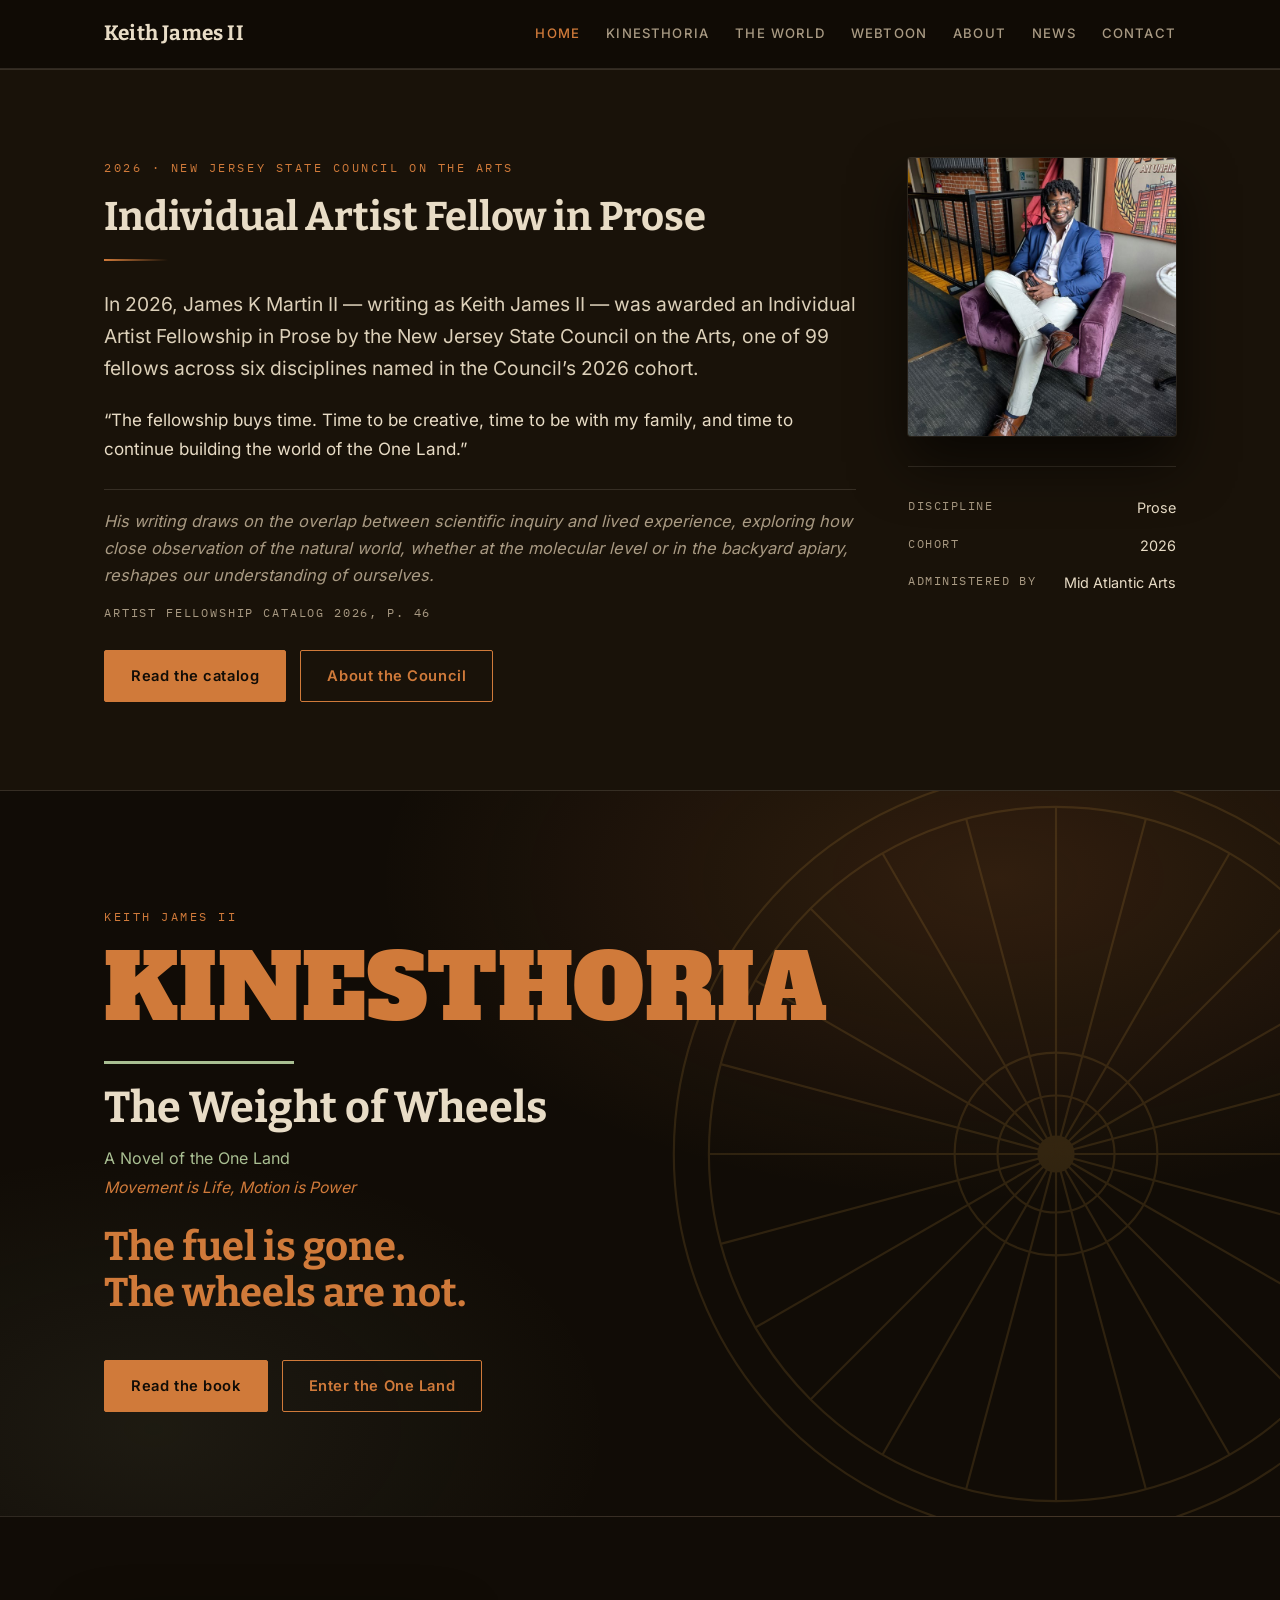
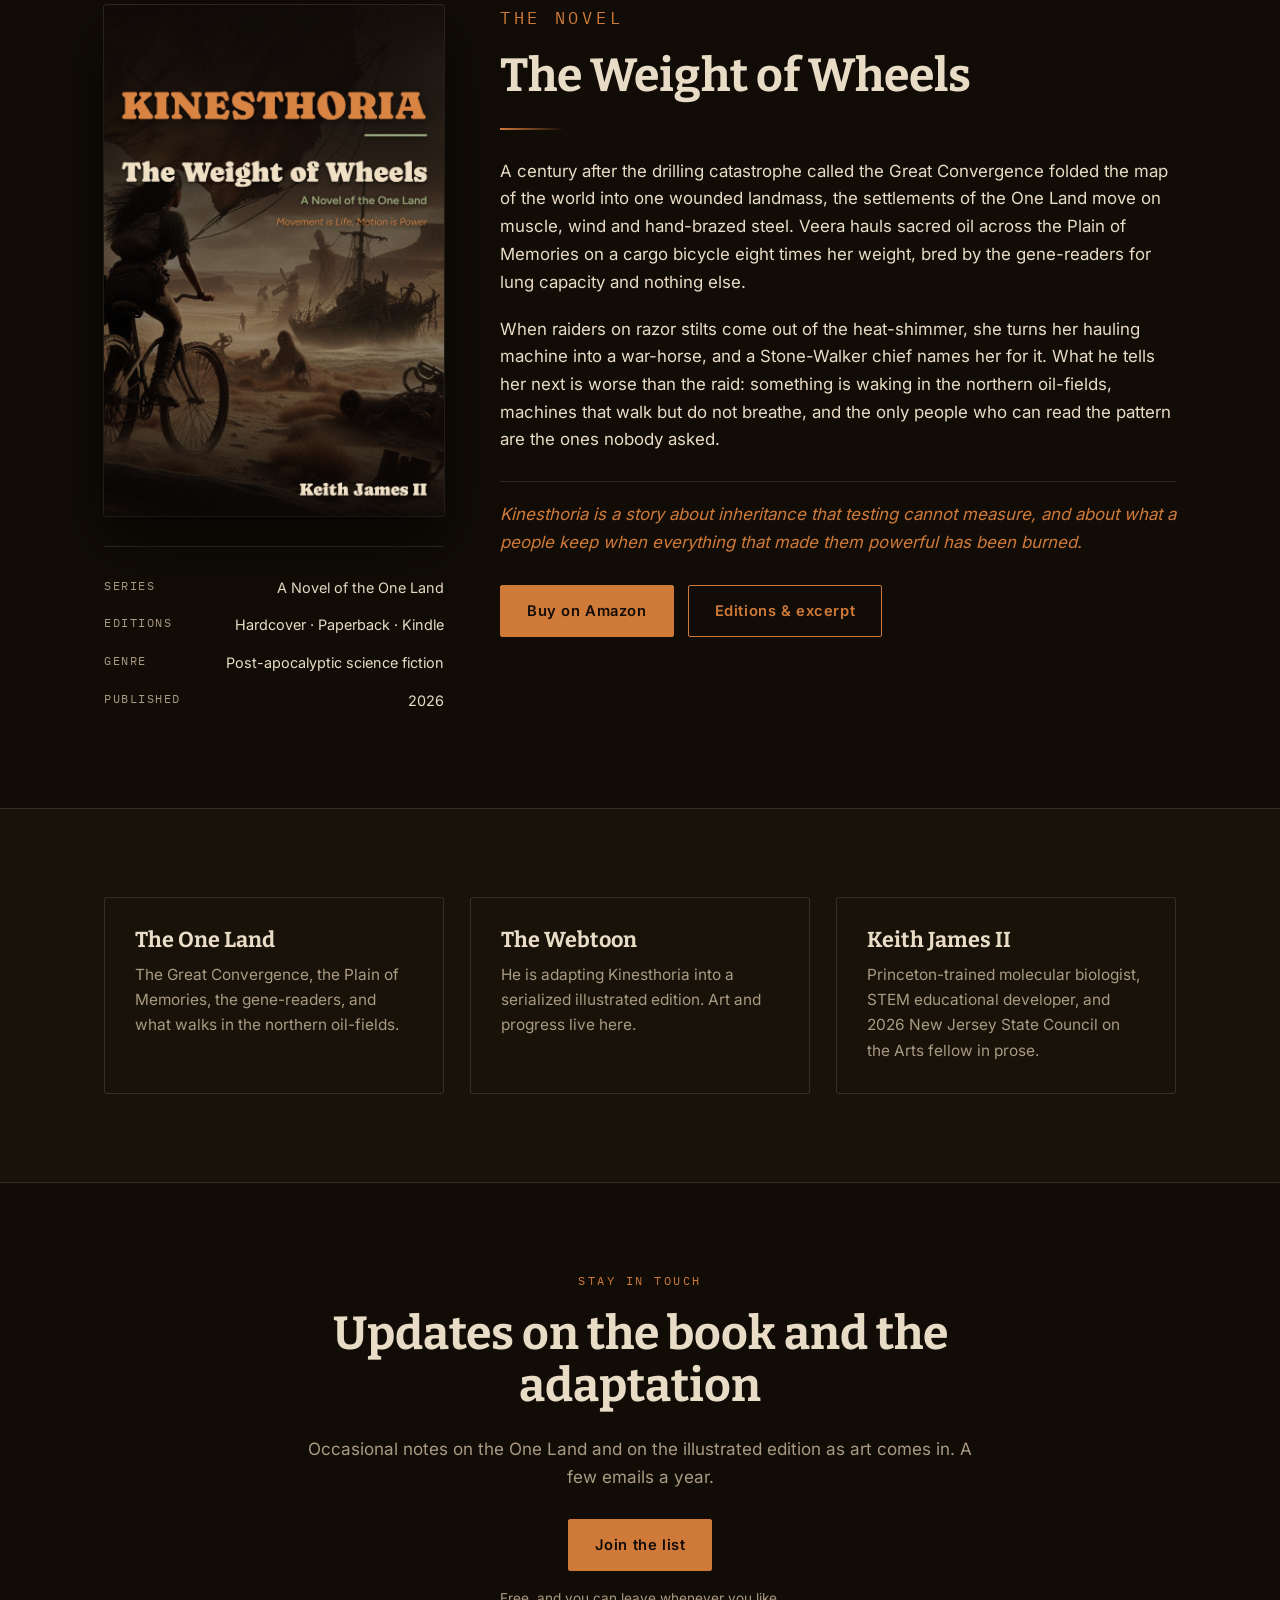
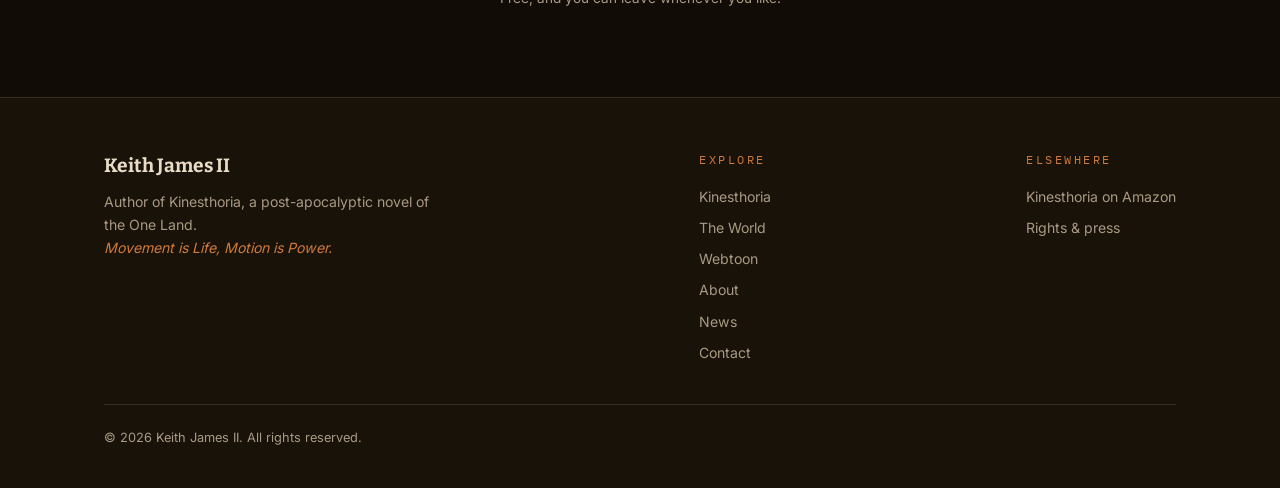
<file: index.html>
<!DOCTYPE html>
<html lang="en">
<head>
<meta charset="utf-8">
<meta name="viewport" content="width=device-width, initial-scale=1">
<title>Keith James II &mdash; Kinesthoria: The Weight of Wheels</title>
<meta name="description" content="Kinesthoria: The Weight of Wheels by Keith James II. A century after the Great Convergence, the settlements of the One Land move on muscle, wind and hand-brazed steel.">
<meta property="og:title" content="Keith James II &mdash; Kinesthoria: The Weight of Wheels">
<meta property="og:description" content="Kinesthoria: The Weight of Wheels by Keith James II. A century after the Great Convergence, the settlements of the One Land move on muscle, wind and hand-brazed steel.">
<meta property="og:type" content="website">
<meta name="twitter:card" content="summary_large_image">
<link rel="icon" href="data:image/svg+xml,%3Csvg xmlns='http://www.w3.org/2000/svg' viewBox='0 0 32 32'%3E%3Crect width='32' height='32' fill='%2314161c'/%3E%3Cg fill='none' stroke='%23c8963e' stroke-width='1.6'%3E%3Ccircle cx='16' cy='16' r='11'/%3E%3Ccircle cx='16' cy='16' r='3'/%3E%3Cpath d='M16 5v22M5 16h22M8.2 8.2l15.6 15.6M23.8 8.2L8.2 23.8'/%3E%3C/g%3E%3C/svg%3E">
<link rel="stylesheet" href="./assets/css/main.css">
<link rel="preload" as="font" type="font/woff2" crossorigin href="./assets/fonts/alfa-slab-one-latin-400-normal.woff2">
<link rel="preload" as="font" type="font/woff2" crossorigin href="./assets/fonts/inter-latin-400-normal.woff2">
</head>
<body>
<a class="skip" href="#main">Skip to content</a>

<header class="site-header">
  <div class="wrap">
    <a class="brand" href="./">Keith James II</a>
    <button class="nav-toggle" aria-expanded="false" aria-controls="nav" aria-label="Menu">&#9776;</button>
    <nav class="nav" id="nav"><a href="./" aria-current="page">Home</a><a href="./kinesthoria/">Kinesthoria</a><a href="./world/">The World</a><a href="./webtoon/">Webtoon</a><a href="./about/">About</a><a href="./news/">News</a><a href="./contact/">Contact</a></nav>
  </div>
</header>

<main id="main">

<section class="section section--alt">
  <div class="wrap">
    <div class="fellow">
      <div>
        <p class="eyebrow">2026 &middot; New Jersey State Council on the Arts</p>
        <h2>Individual Artist Fellow in Prose</h2>
        <hr class="rule-brass">
        <p class="lede">In 2026, James K Martin II &mdash; writing as Keith James II &mdash; was
          awarded an Individual Artist Fellowship in Prose by the New Jersey State Council on the
          Arts, one of 99 fellows across six disciplines named in the Council&rsquo;s 2026
          cohort.</p>
        <p>&ldquo;The fellowship buys time. Time to be creative, time to be with my family, and
          time to continue building the world of the One Land.&rdquo;</p>
        <p class="fellow__cite">His writing draws on the overlap between scientific inquiry and
          lived experience, exploring how close observation of the natural world, whether at the
          molecular level or in the backyard apiary, reshapes our understanding of ourselves.
          <span>Artist Fellowship Catalog 2026, p.&nbsp;46</span></p>
        <div class="btn-row">
          <a class="btn btn--solid" href="https://myemail.constantcontact.com/2026-Artist-Fellowship-Catalog-Now-Available-from-NJ-State-Council-on-the-Arts.html?soid=1117482190155&aid=GW-Lriyb1xM">Read the catalog</a>
          <a class="btn btn--ghost" href="https://artscouncil.nj.gov">About the Council</a>
        </div>
      </div>
      <div>
        <div class="cover"><img src="./assets/img/fellowship-portrait.jpg" width="686" height="711"
             alt="James K Martin II, 2026 Individual Artist Fellow in Prose"></div>
        <ul class="meta">
          <li><span>Discipline</span><span>Prose</span></li>
          <li><span>Cohort</span><span>2026</span></li>
          <li><span>Administered by</span><span>Mid Atlantic Arts</span></li>
        </ul>
      </div>
    </div>
  </div>
</section>

<section class="hero">
  <svg class="hero__spokes" viewBox="0 0 400 400" aria-hidden="true" focusable="false">
  <g fill="none" stroke="#c8963e" stroke-width="1.1">
    <circle cx="200" cy="200" r="196"/><circle cx="200" cy="200" r="178"/>
    <circle cx="200" cy="200" r="52"/><circle cx="200" cy="200" r="30"/>
    <circle cx="200" cy="200" r="9" fill="#c8963e"/>
    <line x1="200" y1="200" x2="378.0" y2="200.0"/><line x1="200" y1="200" x2="371.9" y2="246.1"/><line x1="200" y1="200" x2="354.2" y2="289.0"/><line x1="200" y1="200" x2="325.9" y2="325.9"/><line x1="200" y1="200" x2="289.0" y2="354.2"/><line x1="200" y1="200" x2="246.1" y2="371.9"/><line x1="200" y1="200" x2="200.0" y2="378.0"/><line x1="200" y1="200" x2="153.9" y2="371.9"/><line x1="200" y1="200" x2="111.0" y2="354.2"/><line x1="200" y1="200" x2="74.1" y2="325.9"/><line x1="200" y1="200" x2="45.8" y2="289.0"/><line x1="200" y1="200" x2="28.1" y2="246.1"/><line x1="200" y1="200" x2="22.0" y2="200.0"/><line x1="200" y1="200" x2="28.1" y2="153.9"/><line x1="200" y1="200" x2="45.8" y2="111.0"/><line x1="200" y1="200" x2="74.1" y2="74.1"/><line x1="200" y1="200" x2="111.0" y2="45.8"/><line x1="200" y1="200" x2="153.9" y2="28.1"/><line x1="200" y1="200" x2="200.0" y2="22.0"/><line x1="200" y1="200" x2="246.1" y2="28.1"/><line x1="200" y1="200" x2="289.0" y2="45.8"/><line x1="200" y1="200" x2="325.9" y2="74.1"/><line x1="200" y1="200" x2="354.2" y2="111.0"/><line x1="200" y1="200" x2="371.9" y2="153.9"/>
  </g>
</svg>
  <div class="wrap">
    <div class="hero__inner">
      <p class="eyebrow">Keith James II</p>
      
<div class="lockup">
  <h1 class="lockup__title">Kinesthoria</h1>
  <hr class="lockup__rule">
  <p class="lockup__sub">The Weight of Wheels</p>
  <p class="lockup__series">A Novel of the One Land</p>
  <p class="lockup__motto">Movement is Life, Motion is Power</p>
</div>

      <p class="hook" style="margin-top:.4em">The fuel is gone.<br>The wheels are not.</p>
      <div class="btn-row">
        <a class="btn btn--solid" href="https://www.amazon.com/dp/B0HHY83GPY">Read the book</a>
        <a class="btn btn--ghost" href="./world/">Enter the One Land</a>
      </div>
    </div>
  </div>
</section>

<section class="section">
  <div class="wrap">
    <div class="book">
      <div>
        <div class="cover"><img src="./assets/img/cover.jpg" width="1400" height="2104" alt="Cover of Kinesthoria: The Weight of Wheels &mdash; a rider on a cargo bicycle crossing a dust plain past a beached ship"></div>
        <ul class="meta">
          <li><span>Series</span><span>A Novel of the One Land</span></li>
          <li><span>Editions</span><span>Hardcover &middot; Paperback &middot; Kindle</span></li>
          <li><span>Genre</span><span>Post-apocalyptic science fiction</span></li>
          <li><span>Published</span><span>2026</span></li>
        </ul>
      </div>
      <div class="jacket">
        <p class="eyebrow">The novel</p>
        <h2 style="margin-bottom:.55em">The Weight of Wheels</h2>
        <hr class="rule-brass">
        
<p>A century after the drilling catastrophe called the Great Convergence folded the map of the
  world into one wounded landmass, the settlements of the One Land move on muscle, wind and
  hand-brazed steel. Veera hauls sacred oil across the Plain of Memories on a cargo bicycle eight
  times her weight, bred by the gene-readers for lung capacity and nothing else.</p>
<p>When raiders on razor stilts come out of the heat-shimmer, she turns her hauling machine into a
  war-horse, and a Stone-Walker chief names her for it. What he tells her next is worse than the
  raid: something is waking in the northern oil-fields, machines that walk but do not breathe, and
  the only people who can read the pattern are the ones nobody asked.</p>
<p class="close">Kinesthoria is a story about inheritance that testing cannot measure, and about
  what a people keep when everything that made them powerful has been burned.</p>

        <div class="btn-row">
          <a class="btn btn--solid" href="https://www.amazon.com/dp/B0HHY83GPY">Buy on Amazon</a>
          <a class="btn btn--ghost" href="./kinesthoria/">Editions &amp; excerpt</a>
        </div>
      </div>
    </div>
  </div>
</section>

<section class="section section--alt">
  <div class="wrap">
    <div class="grid grid--3">
      <a class="card card--link" href="./world/">
        <h3>The One Land</h3>
        <p>The Great Convergence, the Plain of Memories, the gene-readers, and what walks in the
          northern oil-fields.</p>
      </a>
      <a class="card card--link" href="./webtoon/">
        <h3>The Webtoon</h3>
        <p>He is adapting Kinesthoria into a serialized illustrated edition. Art and progress
          live here.</p>
      </a>
      <a class="card card--link" href="./about/">
        <h3>Keith James II</h3>
        <p>Princeton-trained molecular biologist, STEM educational developer, and 2026 New Jersey State Council on the Arts fellow in prose.</p>
      </a>
    </div>
  </div>
</section>

<section class="section">
  <div class="wrap wrap--narrow" style="text-align:center">
    <p class="eyebrow">Stay in touch</p>
    <h2>Updates on the book and the adaptation</h2>
    <p class="dim">Occasional notes on the One Land and on the illustrated edition as art comes in.
      A few emails a year.</p>
    <div class="btn-row" style="justify-content:center">
      <a class="btn btn--solid" href="https://keithjamesii.substack.com/subscribe">Join the list</a>
    </div>
    <p class="substack__alt">Free, and you can leave whenever you like.</p>
  </div>
</section>

</main>

<footer class="site-footer">
  <div class="wrap">
    <div class="cols">
      <div style="max-width:340px">
        <p style="font-family:var(--serif);font-weight:700;font-size:1.2rem;color:var(--bone);margin-bottom:.4em">Keith James II</p>
        <p>Author of Kinesthoria, a post-apocalyptic novel of the One Land.<br><em style="color:var(--brass)">Movement is Life, Motion is Power.</em></p>
      </div>
      <div>
        <p class="eyebrow" style="margin-bottom:.7rem">Explore</p>
        <ul class="footer-nav"><li><a href="./kinesthoria/">Kinesthoria</a></li><li><a href="./world/">The World</a></li><li><a href="./webtoon/">Webtoon</a></li><li><a href="./about/">About</a></li><li><a href="./news/">News</a></li><li><a href="./contact/">Contact</a></li></ul>
      </div>
      <div>
        <p class="eyebrow" style="margin-bottom:.7rem">Elsewhere</p>
        <ul class="footer-nav">
          <li><a href="https://www.amazon.com/dp/B0HHY83GPY">Kinesthoria on Amazon</a></li>
          <li><a href="./contact/">Rights &amp; press</a></li>
        </ul>
      </div>
    </div>
    <p class="fine">&copy; 2026 Keith James II. All rights reserved.</p>
  </div>
</footer>

<script>
(function () {
  var b = document.querySelector('.nav-toggle'), n = document.getElementById('nav');
  if (!b || !n) return;
  b.addEventListener('click', function () {
    var open = n.classList.toggle('is-open');
    b.setAttribute('aria-expanded', open ? 'true' : 'false');
  });
})();
</script>
</body>
</html>
</file>
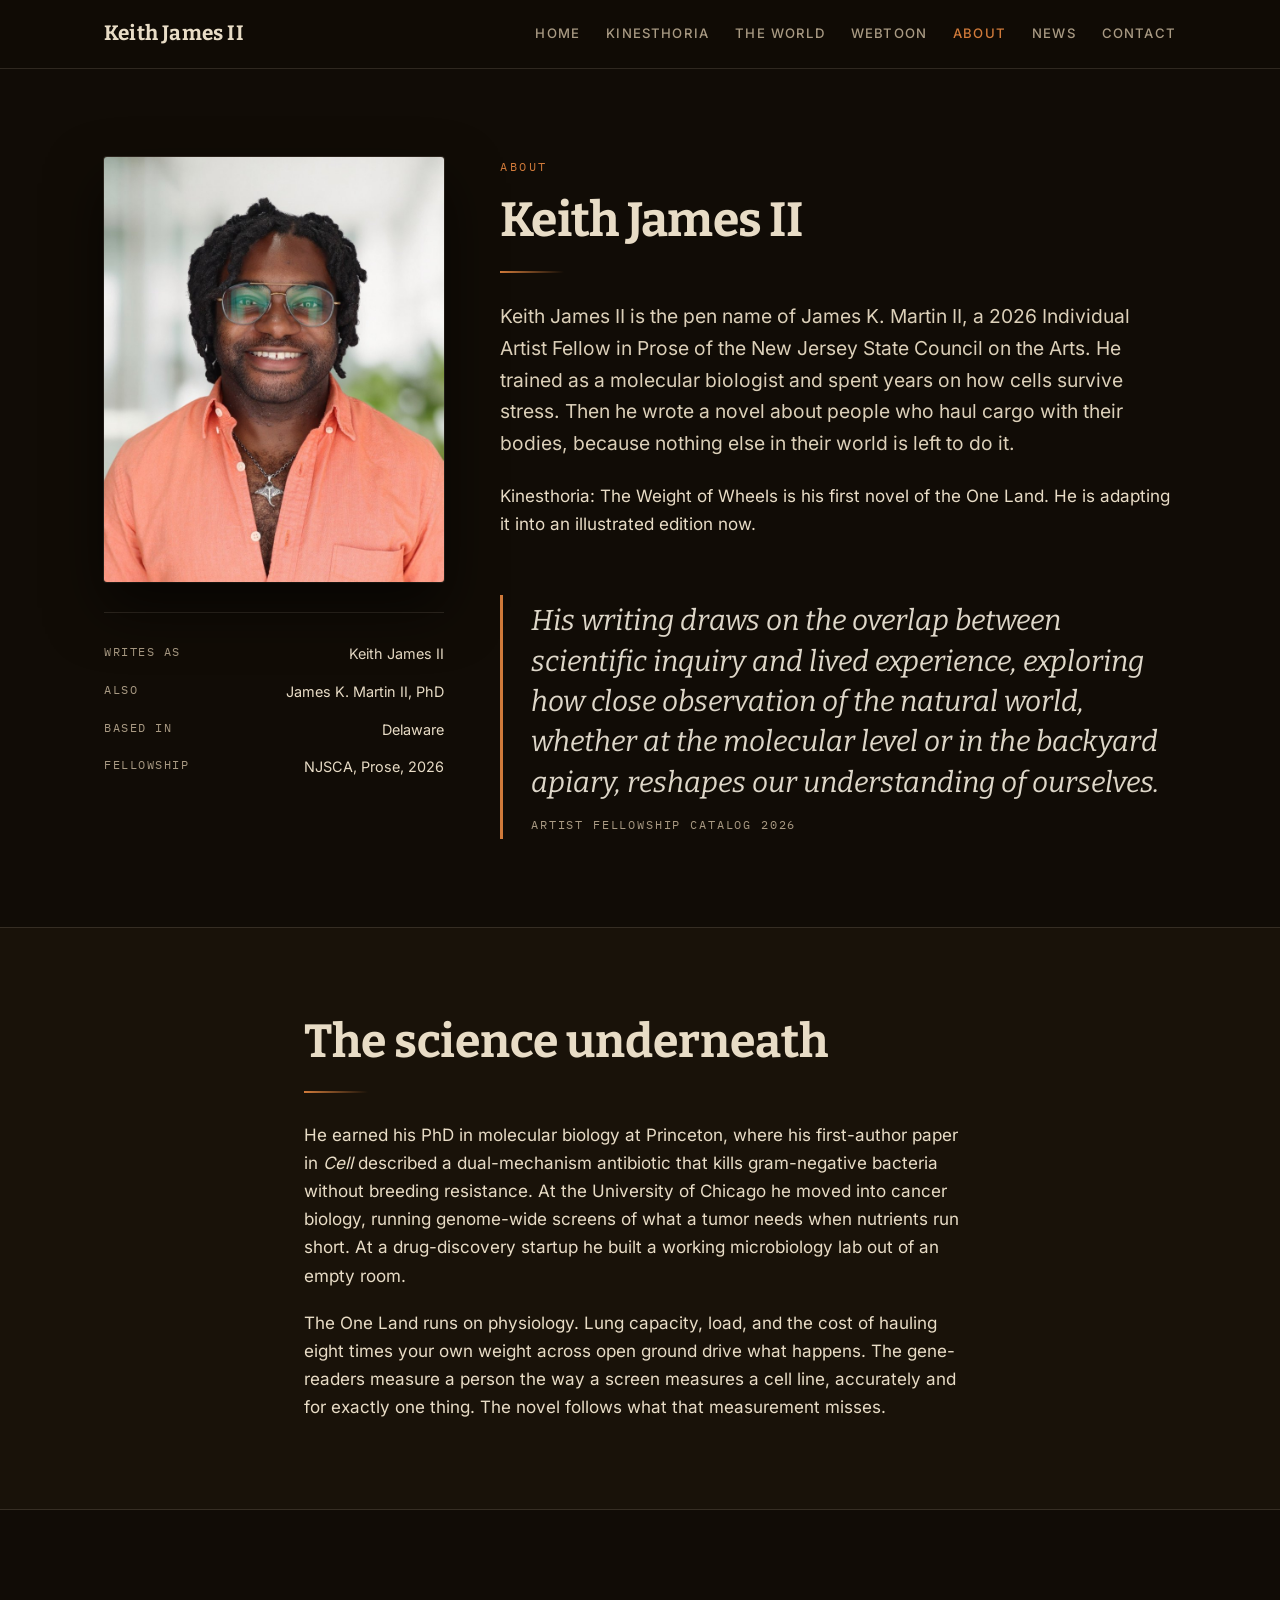
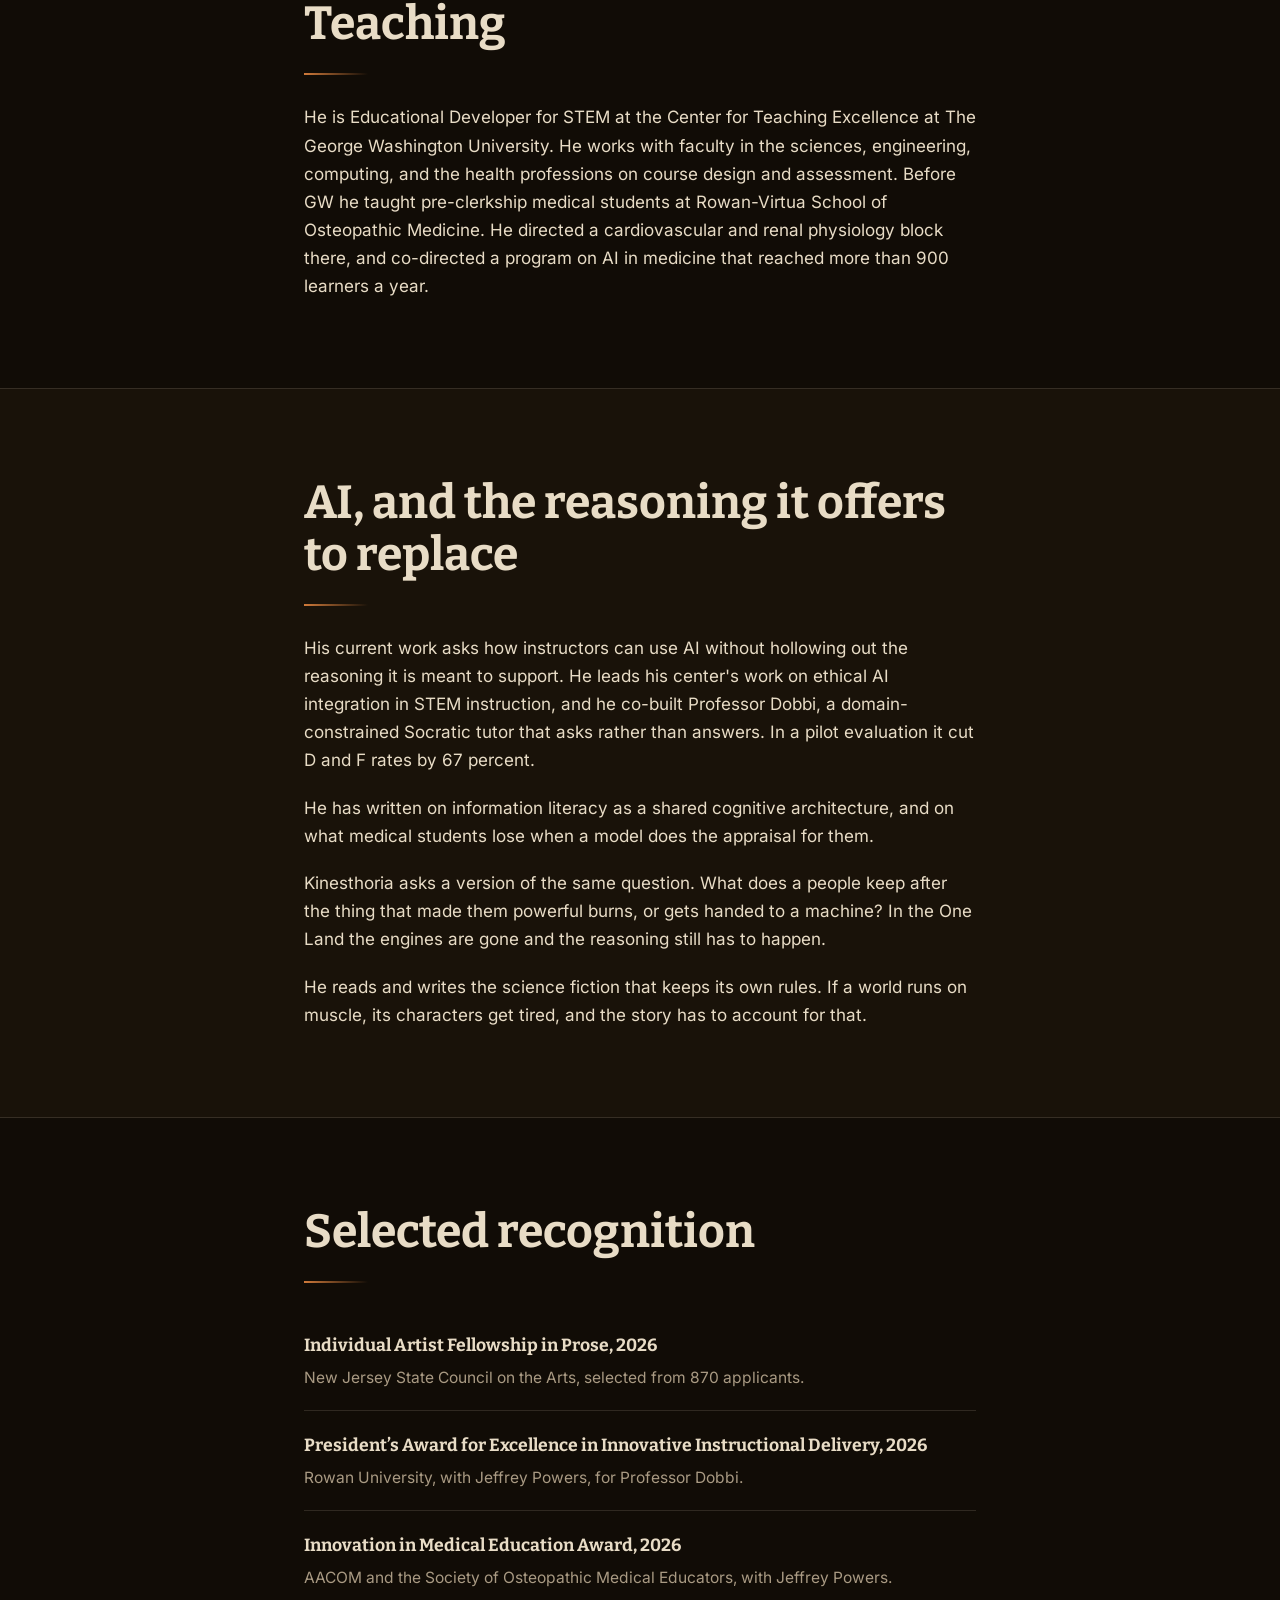
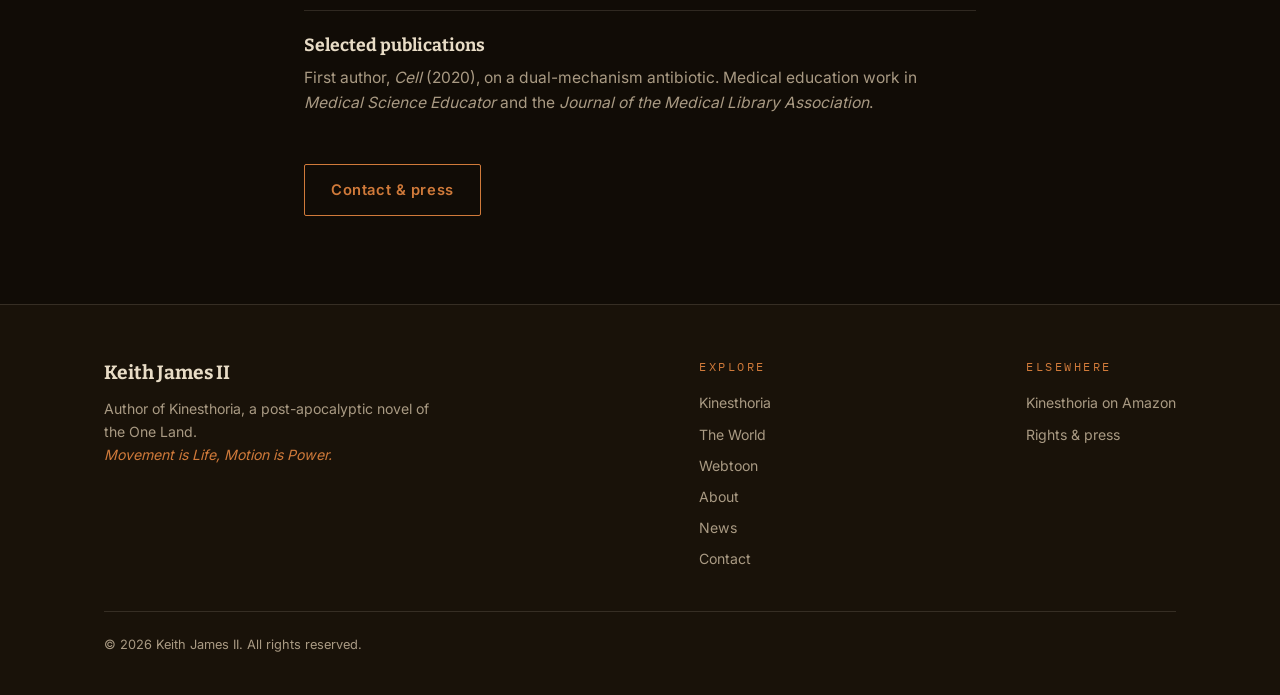
<file: about/index.html>
<!DOCTYPE html>
<html lang="en">
<head>
<meta charset="utf-8">
<meta name="viewport" content="width=device-width, initial-scale=1">
<title>About Keith James II</title>
<meta name="description" content="Keith James II is the pen name of James K. Martin II, a Princeton-trained molecular biologist, STEM educational developer at George Washington University, and 2026 New Jersey fellow in prose.">
<meta property="og:title" content="About Keith James II">
<meta property="og:description" content="Keith James II is the pen name of James K. Martin II, a Princeton-trained molecular biologist, STEM educational developer at George Washington University, and 2026 New Jersey fellow in prose.">
<meta property="og:type" content="profile">
<meta name="twitter:card" content="summary_large_image">
<link rel="icon" href="data:image/svg+xml,%3Csvg xmlns='http://www.w3.org/2000/svg' viewBox='0 0 32 32'%3E%3Crect width='32' height='32' fill='%2314161c'/%3E%3Cg fill='none' stroke='%23c8963e' stroke-width='1.6'%3E%3Ccircle cx='16' cy='16' r='11'/%3E%3Ccircle cx='16' cy='16' r='3'/%3E%3Cpath d='M16 5v22M5 16h22M8.2 8.2l15.6 15.6M23.8 8.2L8.2 23.8'/%3E%3C/g%3E%3C/svg%3E">
<link rel="stylesheet" href="../assets/css/main.css">
<link rel="preload" as="font" type="font/woff2" crossorigin href="../assets/fonts/alfa-slab-one-latin-400-normal.woff2">
<link rel="preload" as="font" type="font/woff2" crossorigin href="../assets/fonts/inter-latin-400-normal.woff2">
</head>
<body>
<a class="skip" href="#main">Skip to content</a>

<header class="site-header">
  <div class="wrap">
    <a class="brand" href="../">Keith James II</a>
    <button class="nav-toggle" aria-expanded="false" aria-controls="nav" aria-label="Menu">&#9776;</button>
    <nav class="nav" id="nav"><a href="../">Home</a><a href="../kinesthoria/">Kinesthoria</a><a href="../world/">The World</a><a href="../webtoon/">Webtoon</a><a href="../about/" aria-current="page">About</a><a href="../news/">News</a><a href="../contact/">Contact</a></nav>
  </div>
</header>

<main id="main">

<section class="section">
  <div class="wrap">
    <div class="book">
      <div>
        <div class="cover"><img src="../assets/img/author.jpg" width="1000" height="1250"
             alt="Keith James II"></div>
        <ul class="meta">
          <li><span>Writes as</span><span>Keith James II</span></li>
          <li><span>Also</span><span>James K. Martin II, PhD</span></li>
          <li><span>Based in</span><span>Delaware</span></li>
          <li><span>Fellowship</span><span>NJSCA, Prose, 2026</span></li>
        </ul>
      </div>
      <div>
        <p class="eyebrow">About</p>
        <h1 style="font-size:clamp(2.1rem,5vw,3rem)">Keith James II</h1>
        <hr class="rule-brass">
        <p class="lede">Keith James II is the pen name of James K. Martin II, a 2026 Individual
          Artist Fellow in Prose of the New Jersey State Council on the Arts. He trained as a
          molecular biologist and spent years on how cells survive stress. Then he wrote a novel
          about people who haul cargo with their bodies, because nothing else in their world is
          left to do it.</p>
        <p>Kinesthoria: The Weight of Wheels is his first novel of the One Land. He is adapting it
          into an illustrated edition now.</p>
        <blockquote class="pullquote" style="margin-top:2em">His writing draws on the overlap
          between scientific inquiry and lived experience, exploring how close observation of the
          natural world, whether at the molecular level or in the backyard apiary, reshapes our
          understanding of ourselves.
          <cite>Artist Fellowship Catalog 2026</cite>
        </blockquote>
      </div>
    </div>
  </div>
</section>

<section class="section section--alt">
  <div class="wrap wrap--narrow">
    <h2>The science underneath</h2>
    <hr class="rule-brass">
    <p>He earned his PhD in molecular biology at Princeton, where his first-author paper in
      <em>Cell</em> described a dual-mechanism antibiotic that kills gram-negative bacteria without
      breeding resistance. At the University of Chicago he moved into cancer biology, running
      genome-wide screens of what a tumor needs when nutrients run short. At a drug-discovery
      startup he built a working microbiology lab out of an empty room.</p>
    <p>The One Land runs on physiology. Lung capacity, load, and the cost of hauling eight times
      your own weight across open ground drive what happens. The gene-readers measure a person the
      way a screen measures a cell line, accurately and for exactly one thing. The novel follows
      what that measurement misses.</p>
  </div>
</section>

<section class="section">
  <div class="wrap wrap--narrow">
    <h2>Teaching</h2>
    <hr class="rule-brass">
    <!-- The adjunct appointment is chair-approved and awaiting the dean. Once it clears, change
         the first sentence to: "He is Educational Developer for STEM at the Center for Teaching
         Excellence at The George Washington University, and an adjunct assistant professor
         there." Nothing else needs to move. -->
    <p>He is Educational Developer for STEM at the Center for Teaching Excellence at The George
      Washington University. He works with faculty in the sciences, engineering, computing, and
      the health professions on course design and assessment.
      Before GW he taught pre-clerkship medical students at Rowan-Virtua School of Osteopathic
      Medicine. He directed a cardiovascular and renal physiology block there, and co-directed a
      program on AI in medicine that reached more than 900 learners a year.</p>
  </div>
</section>

<section class="section section--alt">
  <div class="wrap wrap--narrow">
    <h2>AI, and the reasoning it offers to replace</h2>
    <hr class="rule-brass">
    <p>His current work asks how instructors can use AI without hollowing out the reasoning it is
      meant to support. He leads his center's work on ethical AI integration in STEM instruction,
      and he co-built Professor Dobbi, a domain-constrained Socratic tutor that asks rather than
      answers. In a pilot evaluation it cut D and F rates by 67 percent.</p>
    <p>He has written on information literacy as a shared cognitive architecture, and on what
      medical students lose when a model does the appraisal for them.</p>
    <p>Kinesthoria asks a version of the same question. What does a people keep after the thing that
      made them powerful burns, or gets handed to a machine? In the One Land the engines are gone
      and the reasoning still has to happen.</p>
    <p>He reads and writes the science fiction that keeps its own rules. If a world runs on muscle,
      its characters get tired, and the story has to account for that.</p>
  </div>
</section>

<section class="section">
  <div class="wrap wrap--narrow">
    <h2>Selected recognition</h2>
    <hr class="rule-brass">
    <ul class="termlist">
      <li>
        <p class="term">Individual Artist Fellowship in Prose, 2026</p>
        <p>New Jersey State Council on the Arts, selected from 870 applicants.</p>
      </li>
      <li>
        <p class="term">President&rsquo;s Award for Excellence in Innovative Instructional Delivery, 2026</p>
        <p>Rowan University, with Jeffrey Powers, for Professor Dobbi.</p>
      </li>
      <li>
        <p class="term">Innovation in Medical Education Award, 2026</p>
        <p>AACOM and the Society of Osteopathic Medical Educators, with Jeffrey Powers.</p>
      </li>
      <li>
        <p class="term">Selected publications</p>
        <p>First author, <em>Cell</em> (2020), on a dual-mechanism antibiotic. Medical education
          work in <em>Medical Science Educator</em> and the <em>Journal of the Medical Library
          Association</em>.</p>
      </li>
    </ul>
    <!-- EDIT-ME: add or cut entries here. A reader who came for the novel reads the first two.
         A journalist or a rights editor reads all of them. -->
    <div class="btn-row">
      <a class="btn btn--ghost" href="../contact/">Contact &amp; press</a>
    </div>
  </div>
</section>

</main>

<footer class="site-footer">
  <div class="wrap">
    <div class="cols">
      <div style="max-width:340px">
        <p style="font-family:var(--serif);font-weight:700;font-size:1.2rem;color:var(--bone);margin-bottom:.4em">Keith James II</p>
        <p>Author of Kinesthoria, a post-apocalyptic novel of the One Land.<br><em style="color:var(--brass)">Movement is Life, Motion is Power.</em></p>
      </div>
      <div>
        <p class="eyebrow" style="margin-bottom:.7rem">Explore</p>
        <ul class="footer-nav"><li><a href="../kinesthoria/">Kinesthoria</a></li><li><a href="../world/">The World</a></li><li><a href="../webtoon/">Webtoon</a></li><li><a href="../about/">About</a></li><li><a href="../news/">News</a></li><li><a href="../contact/">Contact</a></li></ul>
      </div>
      <div>
        <p class="eyebrow" style="margin-bottom:.7rem">Elsewhere</p>
        <ul class="footer-nav">
          <li><a href="https://www.amazon.com/dp/B0HHY83GPY">Kinesthoria on Amazon</a></li>
          <li><a href="../contact/">Rights &amp; press</a></li>
        </ul>
      </div>
    </div>
    <p class="fine">&copy; 2026 Keith James II. All rights reserved.</p>
  </div>
</footer>

<script>
(function () {
  var b = document.querySelector('.nav-toggle'), n = document.getElementById('nav');
  if (!b || !n) return;
  b.addEventListener('click', function () {
    var open = n.classList.toggle('is-open');
    b.setAttribute('aria-expanded', open ? 'true' : 'false');
  });
})();
</script>
</body>
</html>
</file>
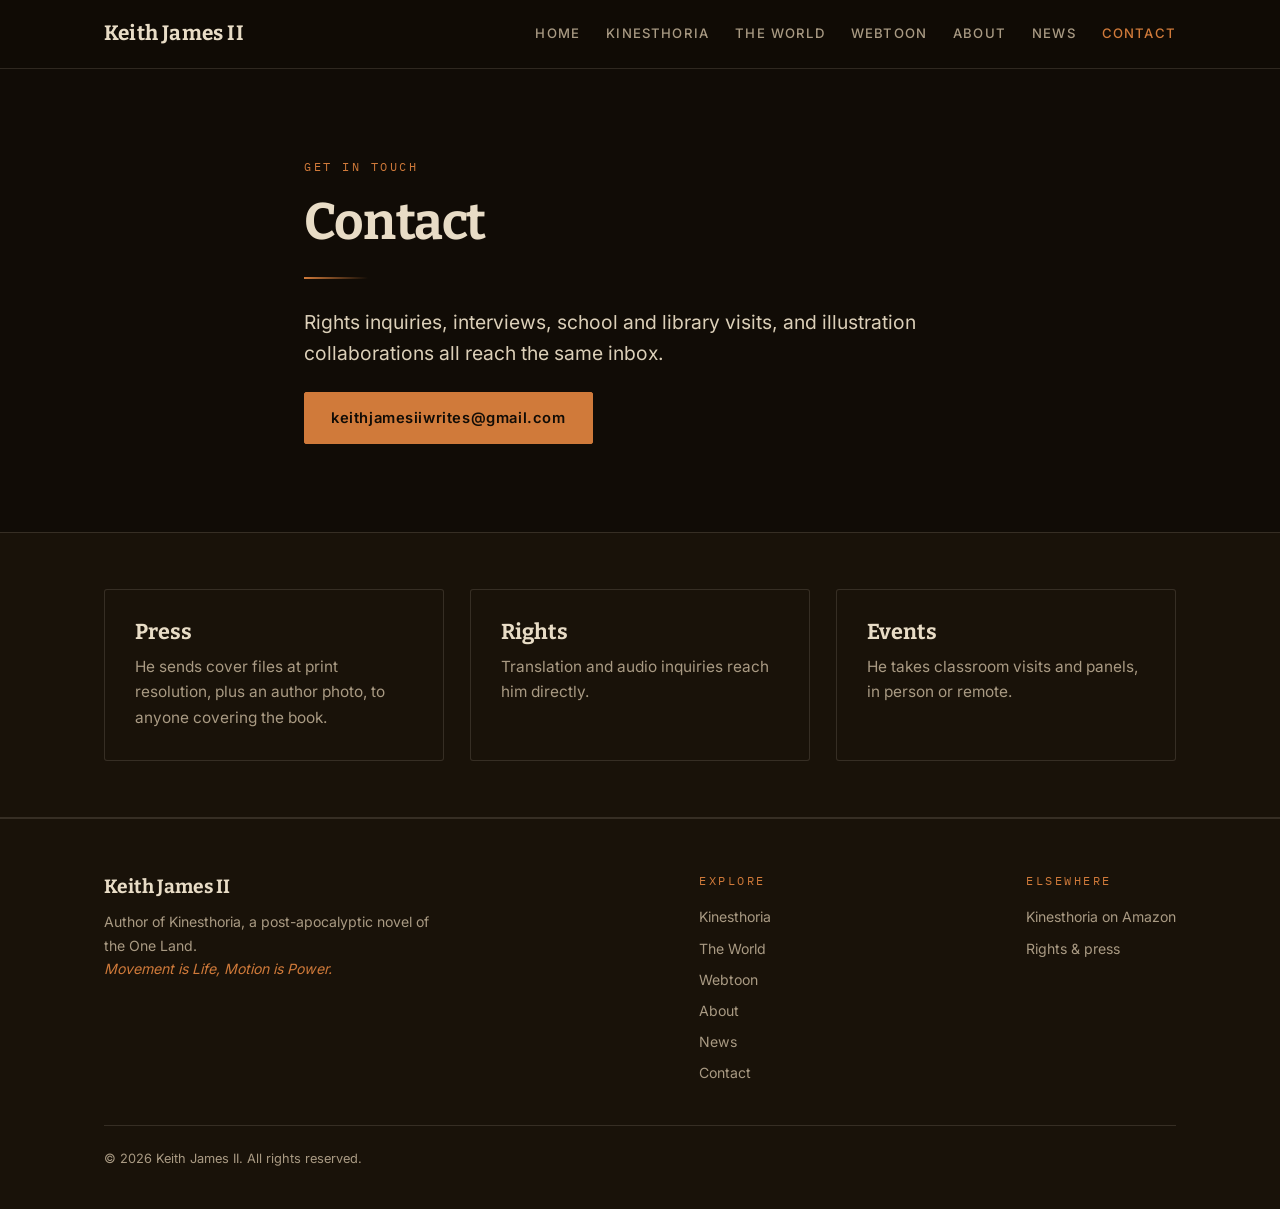
<file: contact/index.html>
<!DOCTYPE html>
<html lang="en">
<head>
<meta charset="utf-8">
<meta name="viewport" content="width=device-width, initial-scale=1">
<title>Contact &amp; Press &mdash; Keith James II</title>
<meta name="description" content="Rights inquiries, interviews, school visits, and illustration collaborations.">
<meta property="og:title" content="Contact &amp; Press &mdash; Keith James II">
<meta property="og:description" content="Rights inquiries, interviews, school visits, and illustration collaborations.">
<meta property="og:type" content="website">
<meta name="twitter:card" content="summary_large_image">
<link rel="icon" href="data:image/svg+xml,%3Csvg xmlns='http://www.w3.org/2000/svg' viewBox='0 0 32 32'%3E%3Crect width='32' height='32' fill='%2314161c'/%3E%3Cg fill='none' stroke='%23c8963e' stroke-width='1.6'%3E%3Ccircle cx='16' cy='16' r='11'/%3E%3Ccircle cx='16' cy='16' r='3'/%3E%3Cpath d='M16 5v22M5 16h22M8.2 8.2l15.6 15.6M23.8 8.2L8.2 23.8'/%3E%3C/g%3E%3C/svg%3E">
<link rel="stylesheet" href="../assets/css/main.css">
<link rel="preload" as="font" type="font/woff2" crossorigin href="../assets/fonts/alfa-slab-one-latin-400-normal.woff2">
<link rel="preload" as="font" type="font/woff2" crossorigin href="../assets/fonts/inter-latin-400-normal.woff2">
</head>
<body>
<a class="skip" href="#main">Skip to content</a>

<header class="site-header">
  <div class="wrap">
    <a class="brand" href="../">Keith James II</a>
    <button class="nav-toggle" aria-expanded="false" aria-controls="nav" aria-label="Menu">&#9776;</button>
    <nav class="nav" id="nav"><a href="../">Home</a><a href="../kinesthoria/">Kinesthoria</a><a href="../world/">The World</a><a href="../webtoon/">Webtoon</a><a href="../about/">About</a><a href="../news/">News</a><a href="../contact/" aria-current="page">Contact</a></nav>
  </div>
</header>

<main id="main">

<section class="section">
  <div class="wrap wrap--narrow">
    <p class="eyebrow">Get in touch</p>
    <h1 style="font-size:clamp(2.1rem,5vw,3.2rem)">Contact</h1>
    <hr class="rule-brass">
    <p class="lede">Rights inquiries, interviews, school and library visits, and illustration
      collaborations all reach the same inbox.</p>
    <p><a class="btn btn--solid" href="mailto:keithjamesiiwrites@gmail.com">keithjamesiiwrites@gmail.com</a></p>

  </div>
</section>

<section class="section section--tight section--alt">
  <div class="wrap">
    <div class="grid grid--3">
      <div class="card">
        <h3>Press</h3>
        <p>He sends cover files at print resolution, plus an author photo, to anyone covering
          the book.</p>
      </div>
      <div class="card">
        <h3>Rights</h3>
        <p>Translation and audio inquiries reach him directly.</p>
      </div>
      <div class="card">
        <h3>Events</h3>
        <p>He takes classroom visits and panels, in person or remote.</p>
      </div>
    </div>
  </div>
</section>

</main>

<footer class="site-footer">
  <div class="wrap">
    <div class="cols">
      <div style="max-width:340px">
        <p style="font-family:var(--serif);font-weight:700;font-size:1.2rem;color:var(--bone);margin-bottom:.4em">Keith James II</p>
        <p>Author of Kinesthoria, a post-apocalyptic novel of the One Land.<br><em style="color:var(--brass)">Movement is Life, Motion is Power.</em></p>
      </div>
      <div>
        <p class="eyebrow" style="margin-bottom:.7rem">Explore</p>
        <ul class="footer-nav"><li><a href="../kinesthoria/">Kinesthoria</a></li><li><a href="../world/">The World</a></li><li><a href="../webtoon/">Webtoon</a></li><li><a href="../about/">About</a></li><li><a href="../news/">News</a></li><li><a href="../contact/">Contact</a></li></ul>
      </div>
      <div>
        <p class="eyebrow" style="margin-bottom:.7rem">Elsewhere</p>
        <ul class="footer-nav">
          <li><a href="https://www.amazon.com/dp/B0HHY83GPY">Kinesthoria on Amazon</a></li>
          <li><a href="../contact/">Rights &amp; press</a></li>
        </ul>
      </div>
    </div>
    <p class="fine">&copy; 2026 Keith James II. All rights reserved.</p>
  </div>
</footer>

<script>
(function () {
  var b = document.querySelector('.nav-toggle'), n = document.getElementById('nav');
  if (!b || !n) return;
  b.addEventListener('click', function () {
    var open = n.classList.toggle('is-open');
    b.setAttribute('aria-expanded', open ? 'true' : 'false');
  });
})();
</script>
</body>
</html>
</file>
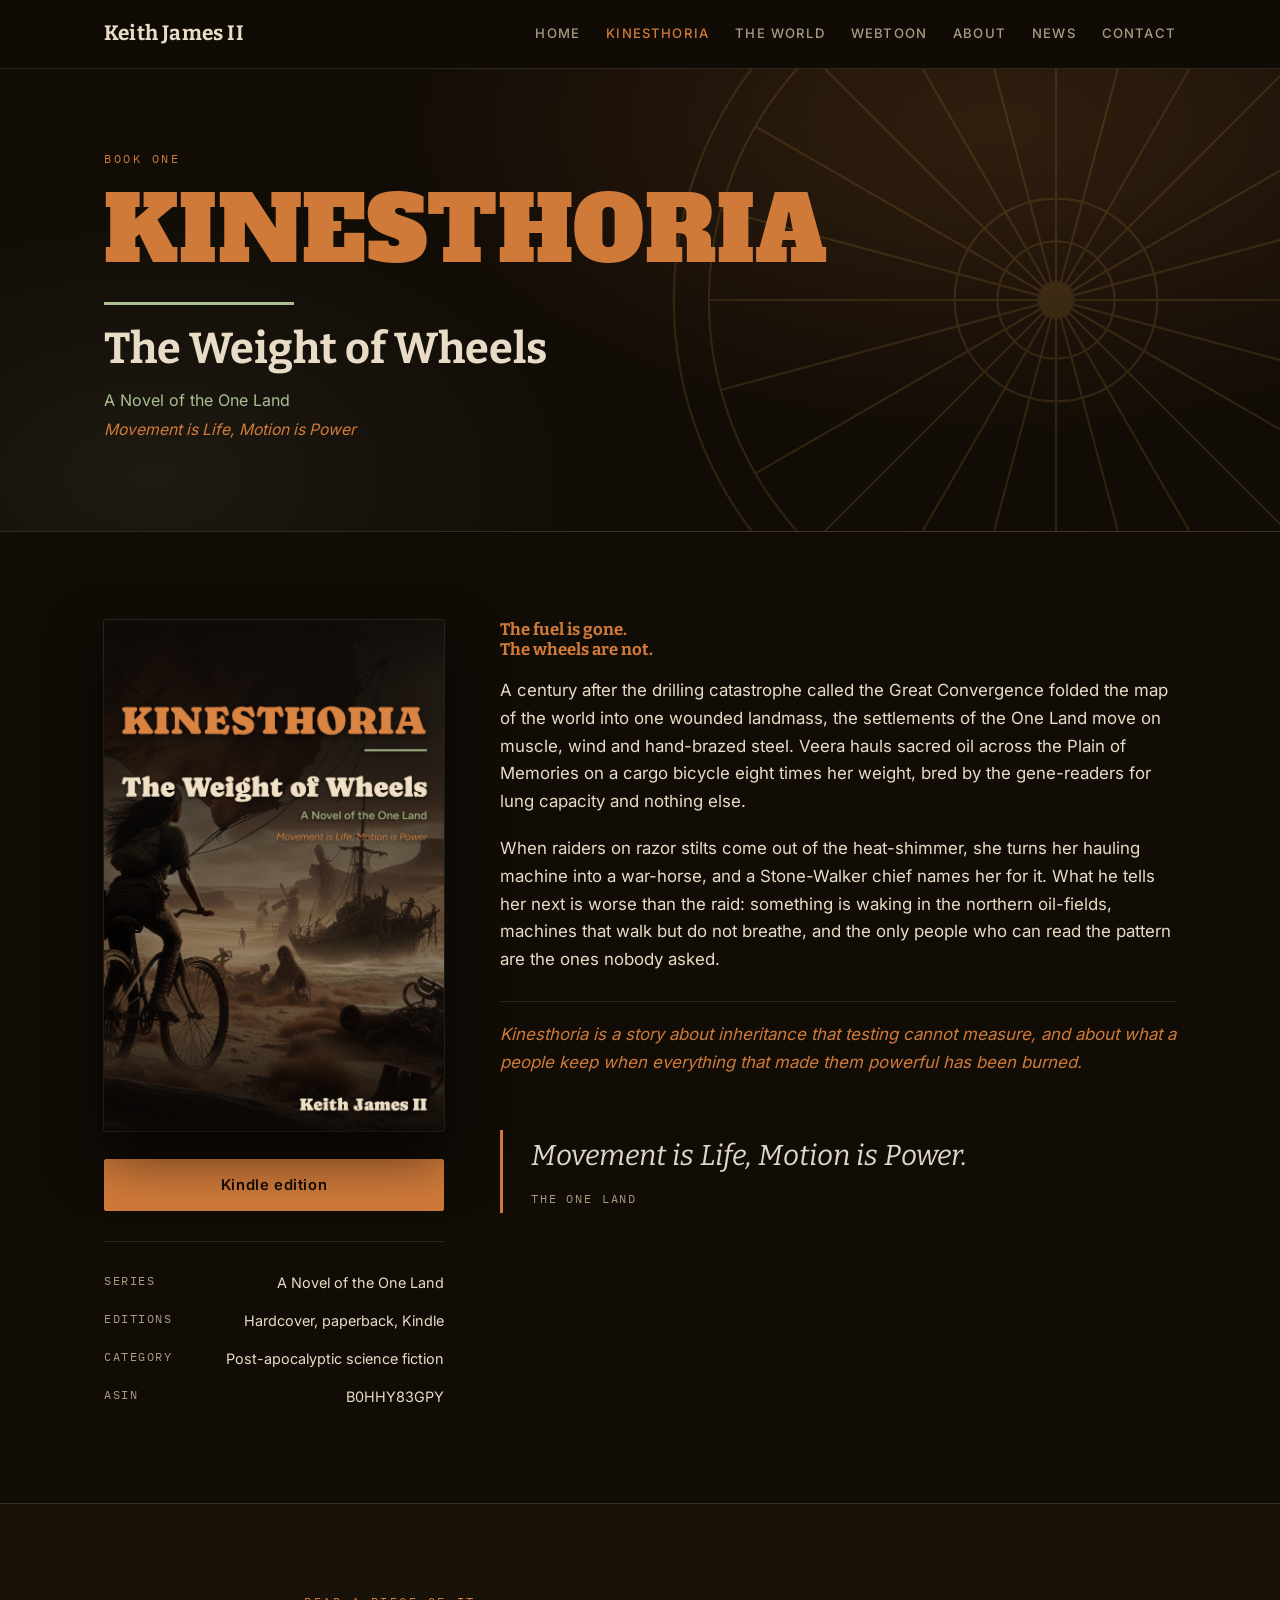
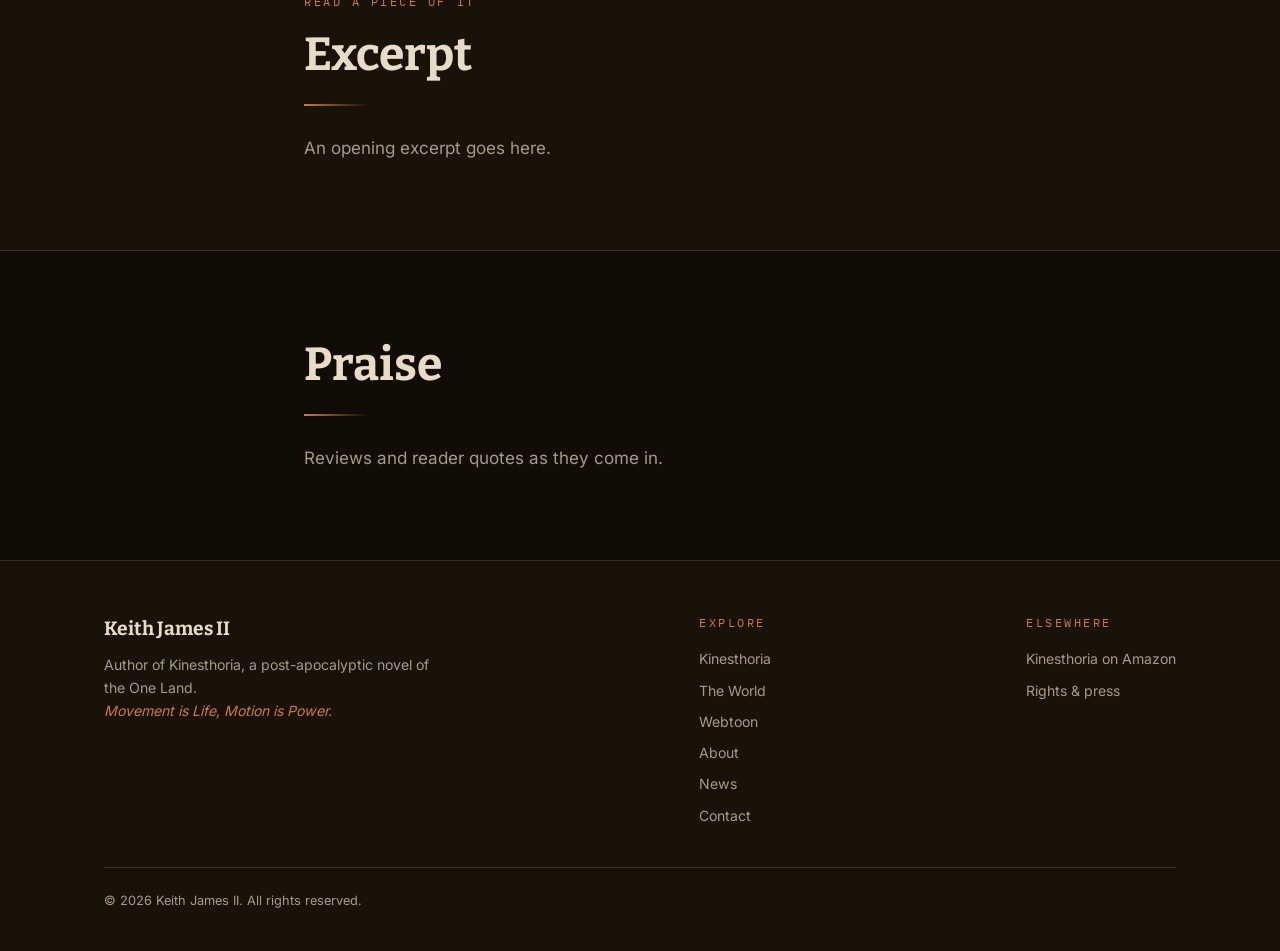
<file: kinesthoria/index.html>
<!DOCTYPE html>
<html lang="en">
<head>
<meta charset="utf-8">
<meta name="viewport" content="width=device-width, initial-scale=1">
<title>Kinesthoria: The Weight of Wheels &mdash; Keith James II</title>
<meta name="description" content="Kinesthoria: The Weight of Wheels by Keith James II. A century after the Great Convergence, the settlements of the One Land move on muscle, wind and hand-brazed steel. Available in hardcover, paperback, and Kindle.">
<meta property="og:title" content="Kinesthoria: The Weight of Wheels &mdash; Keith James II">
<meta property="og:description" content="Kinesthoria: The Weight of Wheels by Keith James II. A century after the Great Convergence, the settlements of the One Land move on muscle, wind and hand-brazed steel. Available in hardcover, paperback, and Kindle.">
<meta property="og:type" content="book">
<meta name="twitter:card" content="summary_large_image">
<link rel="icon" href="data:image/svg+xml,%3Csvg xmlns='http://www.w3.org/2000/svg' viewBox='0 0 32 32'%3E%3Crect width='32' height='32' fill='%2314161c'/%3E%3Cg fill='none' stroke='%23c8963e' stroke-width='1.6'%3E%3Ccircle cx='16' cy='16' r='11'/%3E%3Ccircle cx='16' cy='16' r='3'/%3E%3Cpath d='M16 5v22M5 16h22M8.2 8.2l15.6 15.6M23.8 8.2L8.2 23.8'/%3E%3C/g%3E%3C/svg%3E">
<link rel="stylesheet" href="../assets/css/main.css">
<link rel="preload" as="font" type="font/woff2" crossorigin href="../assets/fonts/alfa-slab-one-latin-400-normal.woff2">
<link rel="preload" as="font" type="font/woff2" crossorigin href="../assets/fonts/inter-latin-400-normal.woff2">
</head>
<body>
<a class="skip" href="#main">Skip to content</a>

<header class="site-header">
  <div class="wrap">
    <a class="brand" href="../">Keith James II</a>
    <button class="nav-toggle" aria-expanded="false" aria-controls="nav" aria-label="Menu">&#9776;</button>
    <nav class="nav" id="nav"><a href="../">Home</a><a href="../kinesthoria/" aria-current="page">Kinesthoria</a><a href="../world/">The World</a><a href="../webtoon/">Webtoon</a><a href="../about/">About</a><a href="../news/">News</a><a href="../contact/">Contact</a></nav>
  </div>
</header>

<main id="main">

<section class="hero">
  <svg class="hero__spokes" viewBox="0 0 400 400" aria-hidden="true" focusable="false">
  <g fill="none" stroke="#c8963e" stroke-width="1.1">
    <circle cx="200" cy="200" r="196"/><circle cx="200" cy="200" r="178"/>
    <circle cx="200" cy="200" r="52"/><circle cx="200" cy="200" r="30"/>
    <circle cx="200" cy="200" r="9" fill="#c8963e"/>
    <line x1="200" y1="200" x2="378.0" y2="200.0"/><line x1="200" y1="200" x2="371.9" y2="246.1"/><line x1="200" y1="200" x2="354.2" y2="289.0"/><line x1="200" y1="200" x2="325.9" y2="325.9"/><line x1="200" y1="200" x2="289.0" y2="354.2"/><line x1="200" y1="200" x2="246.1" y2="371.9"/><line x1="200" y1="200" x2="200.0" y2="378.0"/><line x1="200" y1="200" x2="153.9" y2="371.9"/><line x1="200" y1="200" x2="111.0" y2="354.2"/><line x1="200" y1="200" x2="74.1" y2="325.9"/><line x1="200" y1="200" x2="45.8" y2="289.0"/><line x1="200" y1="200" x2="28.1" y2="246.1"/><line x1="200" y1="200" x2="22.0" y2="200.0"/><line x1="200" y1="200" x2="28.1" y2="153.9"/><line x1="200" y1="200" x2="45.8" y2="111.0"/><line x1="200" y1="200" x2="74.1" y2="74.1"/><line x1="200" y1="200" x2="111.0" y2="45.8"/><line x1="200" y1="200" x2="153.9" y2="28.1"/><line x1="200" y1="200" x2="200.0" y2="22.0"/><line x1="200" y1="200" x2="246.1" y2="28.1"/><line x1="200" y1="200" x2="289.0" y2="45.8"/><line x1="200" y1="200" x2="325.9" y2="74.1"/><line x1="200" y1="200" x2="354.2" y2="111.0"/><line x1="200" y1="200" x2="371.9" y2="153.9"/>
  </g>
</svg>
  <div class="wrap">
    <div class="hero__inner" style="padding:80px 0 66px">
      <p class="eyebrow">Book one</p>
      
<div class="lockup">
  <h1 class="lockup__title">Kinesthoria</h1>
  <hr class="lockup__rule">
  <p class="lockup__sub">The Weight of Wheels</p>
  <p class="lockup__series">A Novel of the One Land</p>
  <p class="lockup__motto">Movement is Life, Motion is Power</p>
</div>

    </div>
  </div>
</section>

<section class="section">
  <div class="wrap">
    <div class="book">
      <div>
        <div class="cover"><img src="../assets/img/cover.jpg" width="1400" height="2104" alt="Cover of Kinesthoria: The Weight of Wheels &mdash; a rider on a cargo bicycle crossing a dust plain past a beached ship"></div>
        <div class="btn-row" style="flex-direction:column">
          <a class="btn btn--solid" href="https://www.amazon.com/dp/B0HHY83GPY" style="text-align:center">Kindle edition</a>
          <!-- EDIT-ME: add the hardcover and paperback buy links once the listings are live,
               plus Kobo / Apple Books / Bookshop / library links if you want them. -->
        </div>
        <ul class="meta">
          <li><span>Series</span><span>A Novel of the One Land</span></li>
          <li><span>Editions</span><span>Hardcover, paperback, Kindle</span></li>
          <li><span>Category</span><span>Post-apocalyptic science fiction</span></li>
          <li><span>ASIN</span><span>B0HHY83GPY</span></li>
          <!-- EDIT-ME: add <li><span>ISBN</span><span>...</span></li> for print editions -->
        </ul>
      </div>

      <div class="jacket">
        <p class="hook">The fuel is gone.<br>The wheels are not.</p>
        
<p>A century after the drilling catastrophe called the Great Convergence folded the map of the
  world into one wounded landmass, the settlements of the One Land move on muscle, wind and
  hand-brazed steel. Veera hauls sacred oil across the Plain of Memories on a cargo bicycle eight
  times her weight, bred by the gene-readers for lung capacity and nothing else.</p>
<p>When raiders on razor stilts come out of the heat-shimmer, she turns her hauling machine into a
  war-horse, and a Stone-Walker chief names her for it. What he tells her next is worse than the
  raid: something is waking in the northern oil-fields, machines that walk but do not breathe, and
  the only people who can read the pattern are the ones nobody asked.</p>
<p class="close">Kinesthoria is a story about inheritance that testing cannot measure, and about
  what a people keep when everything that made them powerful has been burned.</p>


        <div style="margin:54px 0 0">
          <blockquote class="pullquote">
            Movement is Life, Motion is Power.
            <cite>The One Land</cite>
          </blockquote>
        </div>
      </div>
    </div>
  </div>
</section>

<section class="section section--alt">
  <div class="wrap wrap--narrow">
    <p class="eyebrow">Read a piece of it</p>
    <h2>Excerpt</h2>
    <hr class="rule-brass">
    <p class="dim">An opening excerpt goes here.</p>
    <!-- EDIT-ME: paste the opening scene, or the first two pages. An excerpt on the page holds a
         reader better than a link asking them to leave. Delete this whole section until you
         have one. -->
  </div>
</section>

<section class="section">
  <div class="wrap wrap--narrow">
    <h2>Praise</h2>
    <hr class="rule-brass">
    <p class="dim">Reviews and reader quotes as they come in.</p>
    <!-- EDIT-ME: delete this whole section until you have two or three worth showing. -->
  </div>
</section>

</main>

<footer class="site-footer">
  <div class="wrap">
    <div class="cols">
      <div style="max-width:340px">
        <p style="font-family:var(--serif);font-weight:700;font-size:1.2rem;color:var(--bone);margin-bottom:.4em">Keith James II</p>
        <p>Author of Kinesthoria, a post-apocalyptic novel of the One Land.<br><em style="color:var(--brass)">Movement is Life, Motion is Power.</em></p>
      </div>
      <div>
        <p class="eyebrow" style="margin-bottom:.7rem">Explore</p>
        <ul class="footer-nav"><li><a href="../kinesthoria/">Kinesthoria</a></li><li><a href="../world/">The World</a></li><li><a href="../webtoon/">Webtoon</a></li><li><a href="../about/">About</a></li><li><a href="../news/">News</a></li><li><a href="../contact/">Contact</a></li></ul>
      </div>
      <div>
        <p class="eyebrow" style="margin-bottom:.7rem">Elsewhere</p>
        <ul class="footer-nav">
          <li><a href="https://www.amazon.com/dp/B0HHY83GPY">Kinesthoria on Amazon</a></li>
          <li><a href="../contact/">Rights &amp; press</a></li>
        </ul>
      </div>
    </div>
    <p class="fine">&copy; 2026 Keith James II. All rights reserved.</p>
  </div>
</footer>

<script>
(function () {
  var b = document.querySelector('.nav-toggle'), n = document.getElementById('nav');
  if (!b || !n) return;
  b.addEventListener('click', function () {
    var open = n.classList.toggle('is-open');
    b.setAttribute('aria-expanded', open ? 'true' : 'false');
  });
})();
</script>
</body>
</html>
</file>
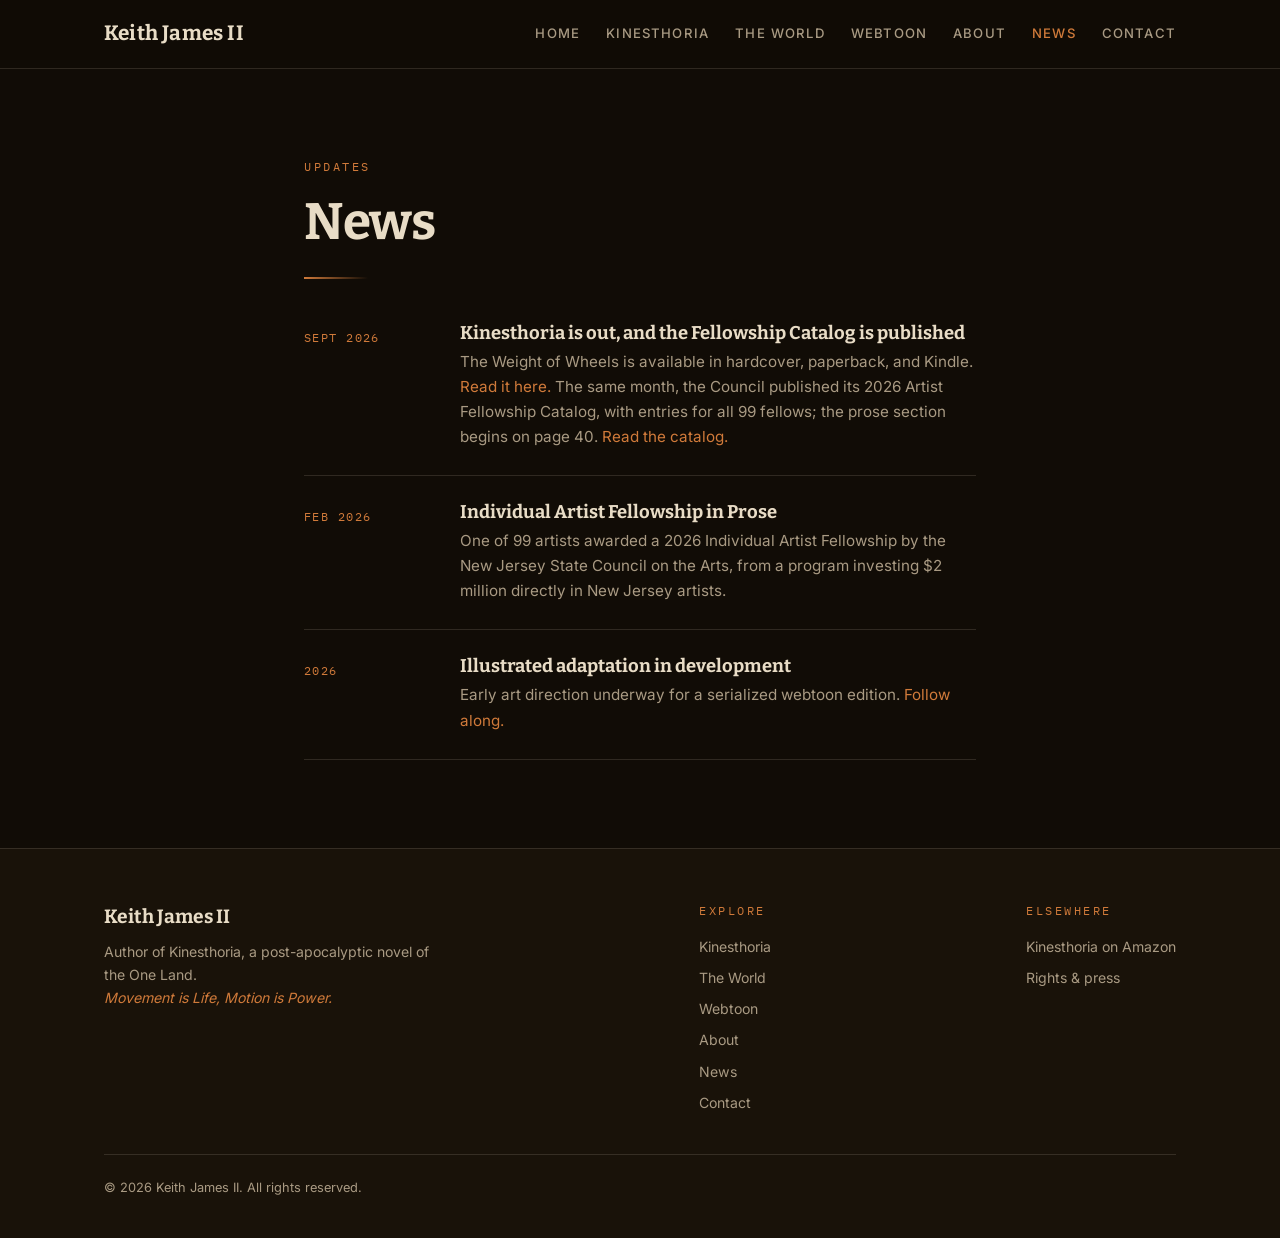
<file: news/index.html>
<!DOCTYPE html>
<html lang="en">
<head>
<meta charset="utf-8">
<meta name="viewport" content="width=device-width, initial-scale=1">
<title>News &mdash; Keith James II</title>
<meta name="description" content="Releases, awards, and adaptation news from Keith James II.">
<meta property="og:title" content="News &mdash; Keith James II">
<meta property="og:description" content="Releases, awards, and adaptation news from Keith James II.">
<meta property="og:type" content="website">
<meta name="twitter:card" content="summary_large_image">
<link rel="icon" href="data:image/svg+xml,%3Csvg xmlns='http://www.w3.org/2000/svg' viewBox='0 0 32 32'%3E%3Crect width='32' height='32' fill='%2314161c'/%3E%3Cg fill='none' stroke='%23c8963e' stroke-width='1.6'%3E%3Ccircle cx='16' cy='16' r='11'/%3E%3Ccircle cx='16' cy='16' r='3'/%3E%3Cpath d='M16 5v22M5 16h22M8.2 8.2l15.6 15.6M23.8 8.2L8.2 23.8'/%3E%3C/g%3E%3C/svg%3E">
<link rel="stylesheet" href="../assets/css/main.css">
<link rel="preload" as="font" type="font/woff2" crossorigin href="../assets/fonts/alfa-slab-one-latin-400-normal.woff2">
<link rel="preload" as="font" type="font/woff2" crossorigin href="../assets/fonts/inter-latin-400-normal.woff2">
</head>
<body>
<a class="skip" href="#main">Skip to content</a>

<header class="site-header">
  <div class="wrap">
    <a class="brand" href="../">Keith James II</a>
    <button class="nav-toggle" aria-expanded="false" aria-controls="nav" aria-label="Menu">&#9776;</button>
    <nav class="nav" id="nav"><a href="../">Home</a><a href="../kinesthoria/">Kinesthoria</a><a href="../world/">The World</a><a href="../webtoon/">Webtoon</a><a href="../about/">About</a><a href="../news/" aria-current="page">News</a><a href="../contact/">Contact</a></nav>
  </div>
</header>

<main id="main">

<section class="section">
  <div class="wrap wrap--narrow">
    <p class="eyebrow">Updates</p>
    <h1 style="font-size:clamp(2.1rem,5vw,3.2rem)">News</h1>
    <hr class="rule-brass" style="margin-bottom:44px">
    <ul class="entries">
      <li>
        <time datetime="2026-09">Sept 2026</time>
        <div>
          <h3>Kinesthoria is out, and the Fellowship Catalog is published</h3>
          <p>The Weight of Wheels is available in hardcover, paperback, and Kindle.
            <a href="https://www.amazon.com/dp/B0HHY83GPY">Read it here.</a> The same month, the
            Council published its 2026 Artist Fellowship Catalog, with entries for all 99 fellows;
            the prose section begins on page 40. <a href="https://myemail.constantcontact.com/2026-Artist-Fellowship-Catalog-Now-Available-from-NJ-State-Council-on-the-Arts.html?soid=1117482190155&aid=GW-Lriyb1xM">Read the catalog.</a></p>
        </div>
      </li>
      <li>
        <time datetime="2026-02">Feb 2026</time>
        <div>
          <h3>Individual Artist Fellowship in Prose</h3>
          <p>One of 99 artists awarded a 2026 Individual Artist Fellowship by the New Jersey State
            Council on the Arts, from a program investing $2 million directly in New Jersey
            artists.</p>
        </div>
      </li>
      <li>
        <time datetime="2026">2026</time>
        <div>
          <h3>Illustrated adaptation in development</h3>
          <p>Early art direction underway for a serialized webtoon edition.
            <a href="../webtoon/">Follow along.</a></p>
        </div>
      </li>
      <!-- EDIT-ME: newest entries at the top. -->
    </ul>
  </div>
</section>

</main>

<footer class="site-footer">
  <div class="wrap">
    <div class="cols">
      <div style="max-width:340px">
        <p style="font-family:var(--serif);font-weight:700;font-size:1.2rem;color:var(--bone);margin-bottom:.4em">Keith James II</p>
        <p>Author of Kinesthoria, a post-apocalyptic novel of the One Land.<br><em style="color:var(--brass)">Movement is Life, Motion is Power.</em></p>
      </div>
      <div>
        <p class="eyebrow" style="margin-bottom:.7rem">Explore</p>
        <ul class="footer-nav"><li><a href="../kinesthoria/">Kinesthoria</a></li><li><a href="../world/">The World</a></li><li><a href="../webtoon/">Webtoon</a></li><li><a href="../about/">About</a></li><li><a href="../news/">News</a></li><li><a href="../contact/">Contact</a></li></ul>
      </div>
      <div>
        <p class="eyebrow" style="margin-bottom:.7rem">Elsewhere</p>
        <ul class="footer-nav">
          <li><a href="https://www.amazon.com/dp/B0HHY83GPY">Kinesthoria on Amazon</a></li>
          <li><a href="../contact/">Rights &amp; press</a></li>
        </ul>
      </div>
    </div>
    <p class="fine">&copy; 2026 Keith James II. All rights reserved.</p>
  </div>
</footer>

<script>
(function () {
  var b = document.querySelector('.nav-toggle'), n = document.getElementById('nav');
  if (!b || !n) return;
  b.addEventListener('click', function () {
    var open = n.classList.toggle('is-open');
    b.setAttribute('aria-expanded', open ? 'true' : 'false');
  });
})();
</script>
</body>
</html>
</file>
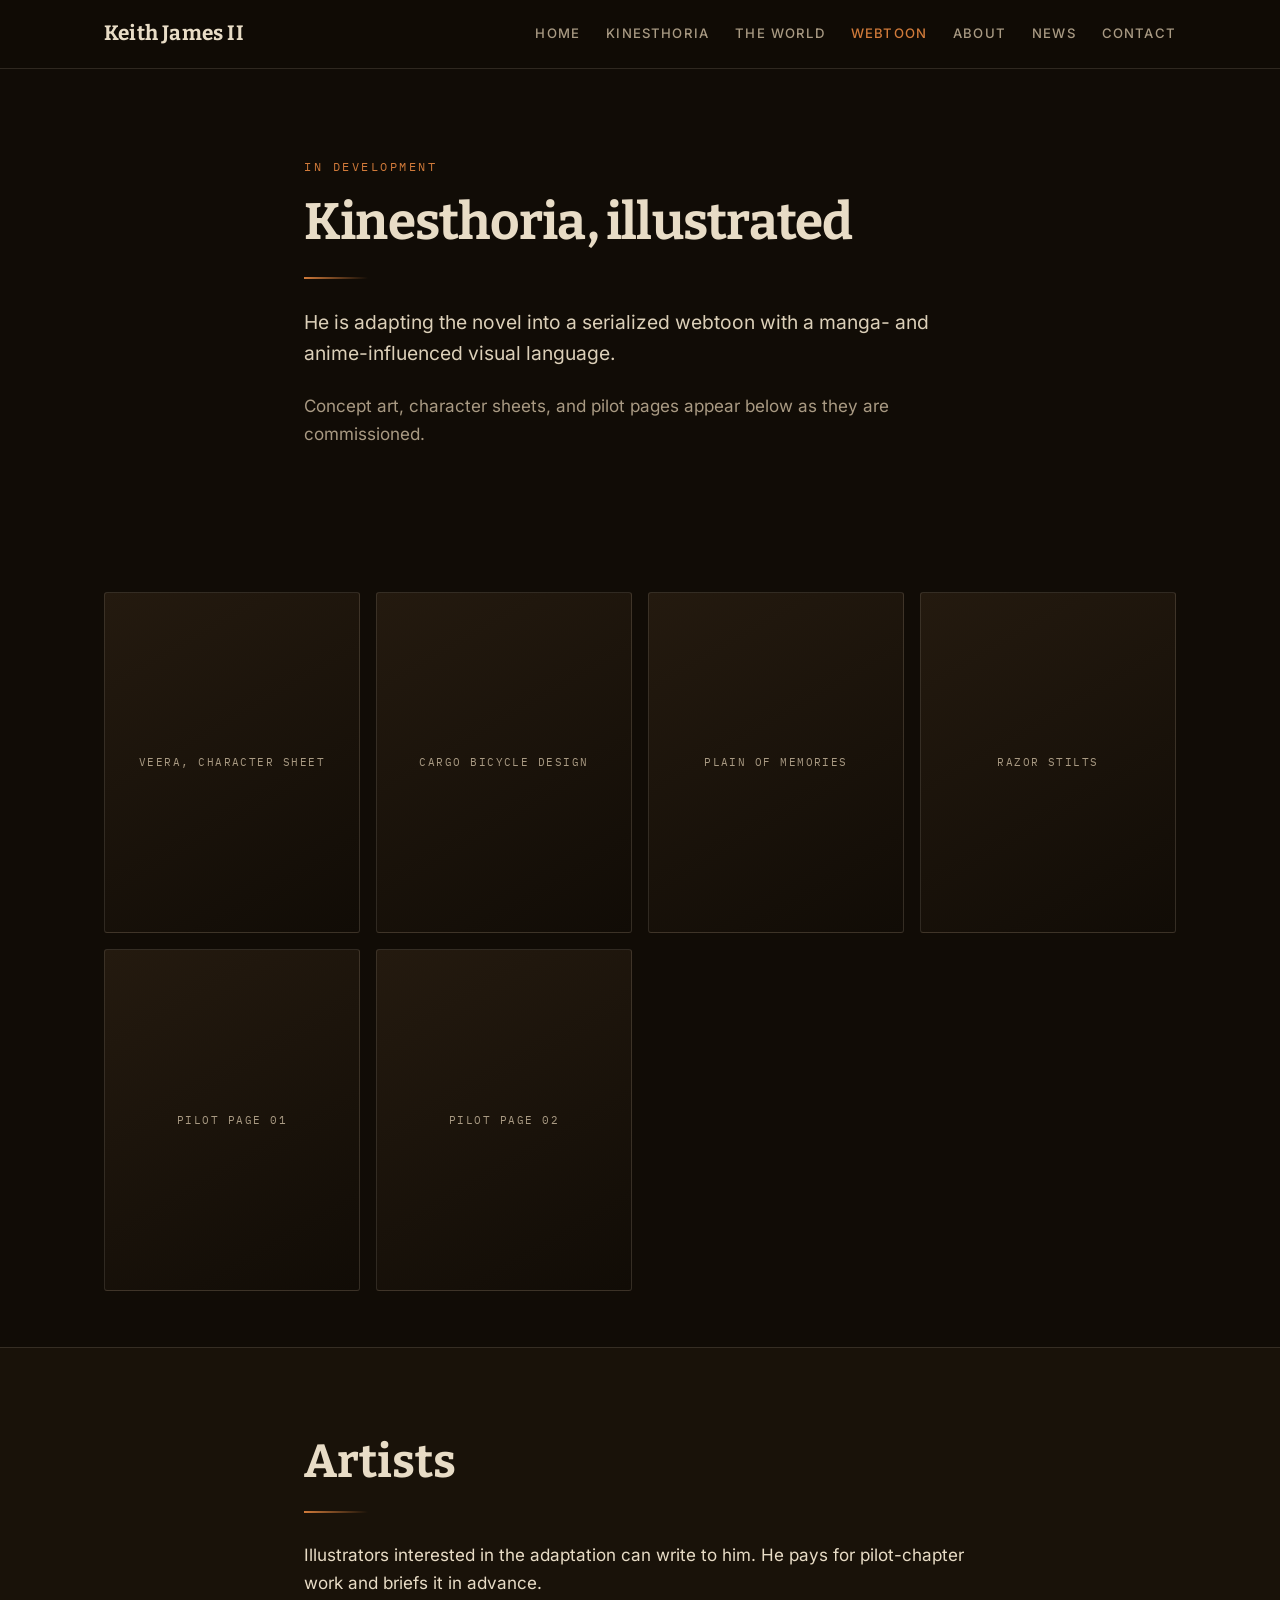
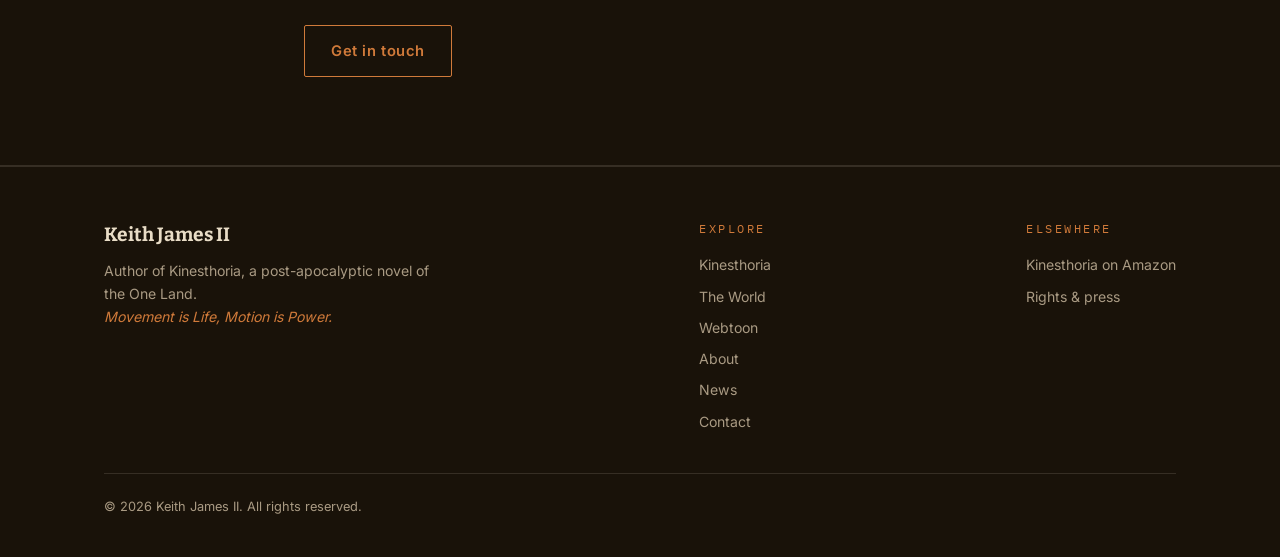
<file: webtoon/index.html>
<!DOCTYPE html>
<html lang="en">
<head>
<meta charset="utf-8">
<meta name="viewport" content="width=device-width, initial-scale=1">
<title>The Kinesthoria Webtoon &mdash; In development</title>
<meta name="description" content="Concept art and progress on the serialized illustrated adaptation of Kinesthoria.">
<meta property="og:title" content="The Kinesthoria Webtoon &mdash; In development">
<meta property="og:description" content="Concept art and progress on the serialized illustrated adaptation of Kinesthoria.">
<meta property="og:type" content="article">
<meta name="twitter:card" content="summary_large_image">
<link rel="icon" href="data:image/svg+xml,%3Csvg xmlns='http://www.w3.org/2000/svg' viewBox='0 0 32 32'%3E%3Crect width='32' height='32' fill='%2314161c'/%3E%3Cg fill='none' stroke='%23c8963e' stroke-width='1.6'%3E%3Ccircle cx='16' cy='16' r='11'/%3E%3Ccircle cx='16' cy='16' r='3'/%3E%3Cpath d='M16 5v22M5 16h22M8.2 8.2l15.6 15.6M23.8 8.2L8.2 23.8'/%3E%3C/g%3E%3C/svg%3E">
<link rel="stylesheet" href="../assets/css/main.css">
<link rel="preload" as="font" type="font/woff2" crossorigin href="../assets/fonts/alfa-slab-one-latin-400-normal.woff2">
<link rel="preload" as="font" type="font/woff2" crossorigin href="../assets/fonts/inter-latin-400-normal.woff2">
</head>
<body>
<a class="skip" href="#main">Skip to content</a>

<header class="site-header">
  <div class="wrap">
    <a class="brand" href="../">Keith James II</a>
    <button class="nav-toggle" aria-expanded="false" aria-controls="nav" aria-label="Menu">&#9776;</button>
    <nav class="nav" id="nav"><a href="../">Home</a><a href="../kinesthoria/">Kinesthoria</a><a href="../world/">The World</a><a href="../webtoon/" aria-current="page">Webtoon</a><a href="../about/">About</a><a href="../news/">News</a><a href="../contact/">Contact</a></nav>
  </div>
</header>

<main id="main">

<section class="section">
  <div class="wrap wrap--narrow">
    <p class="eyebrow">In development</p>
    <h1 style="font-size:clamp(2.1rem,5vw,3.2rem)">Kinesthoria, illustrated</h1>
    <hr class="rule-brass">
    <p class="lede">He is adapting the novel into a serialized webtoon with a manga- and
      anime-influenced visual language.</p>
    <p class="dim">Concept art, character sheets, and pilot pages appear below as they are
      commissioned.</p>
    <!-- EDIT-ME: drop image files into assets/img/ and replace each .tile div with an <img>. -->
  </div>
</section>

<section class="section section--tight">
  <div class="wrap">
    <div class="gallery">
      <div class="tile">Veera, character sheet</div>
      <div class="tile">Cargo bicycle design</div>
      <div class="tile">Plain of Memories</div>
      <div class="tile">Razor stilts</div>
      <div class="tile">Pilot page 01</div>
      <div class="tile">Pilot page 02</div>
    </div>
  </div>
</section>

<section class="section section--alt">
  <div class="wrap wrap--narrow">
    <h2>Artists</h2>
    <hr class="rule-brass">
    <p>Illustrators interested in the adaptation can write to him. He pays for pilot-chapter
      work and briefs it in advance.</p>
    <div class="btn-row"><a class="btn btn--ghost" href="../contact/">Get in touch</a></div>
  </div>
</section>

</main>

<footer class="site-footer">
  <div class="wrap">
    <div class="cols">
      <div style="max-width:340px">
        <p style="font-family:var(--serif);font-weight:700;font-size:1.2rem;color:var(--bone);margin-bottom:.4em">Keith James II</p>
        <p>Author of Kinesthoria, a post-apocalyptic novel of the One Land.<br><em style="color:var(--brass)">Movement is Life, Motion is Power.</em></p>
      </div>
      <div>
        <p class="eyebrow" style="margin-bottom:.7rem">Explore</p>
        <ul class="footer-nav"><li><a href="../kinesthoria/">Kinesthoria</a></li><li><a href="../world/">The World</a></li><li><a href="../webtoon/">Webtoon</a></li><li><a href="../about/">About</a></li><li><a href="../news/">News</a></li><li><a href="../contact/">Contact</a></li></ul>
      </div>
      <div>
        <p class="eyebrow" style="margin-bottom:.7rem">Elsewhere</p>
        <ul class="footer-nav">
          <li><a href="https://www.amazon.com/dp/B0HHY83GPY">Kinesthoria on Amazon</a></li>
          <li><a href="../contact/">Rights &amp; press</a></li>
        </ul>
      </div>
    </div>
    <p class="fine">&copy; 2026 Keith James II. All rights reserved.</p>
  </div>
</footer>

<script>
(function () {
  var b = document.querySelector('.nav-toggle'), n = document.getElementById('nav');
  if (!b || !n) return;
  b.addEventListener('click', function () {
    var open = n.classList.toggle('is-open');
    b.setAttribute('aria-expanded', open ? 'true' : 'false');
  });
})();
</script>
</body>
</html>
</file>
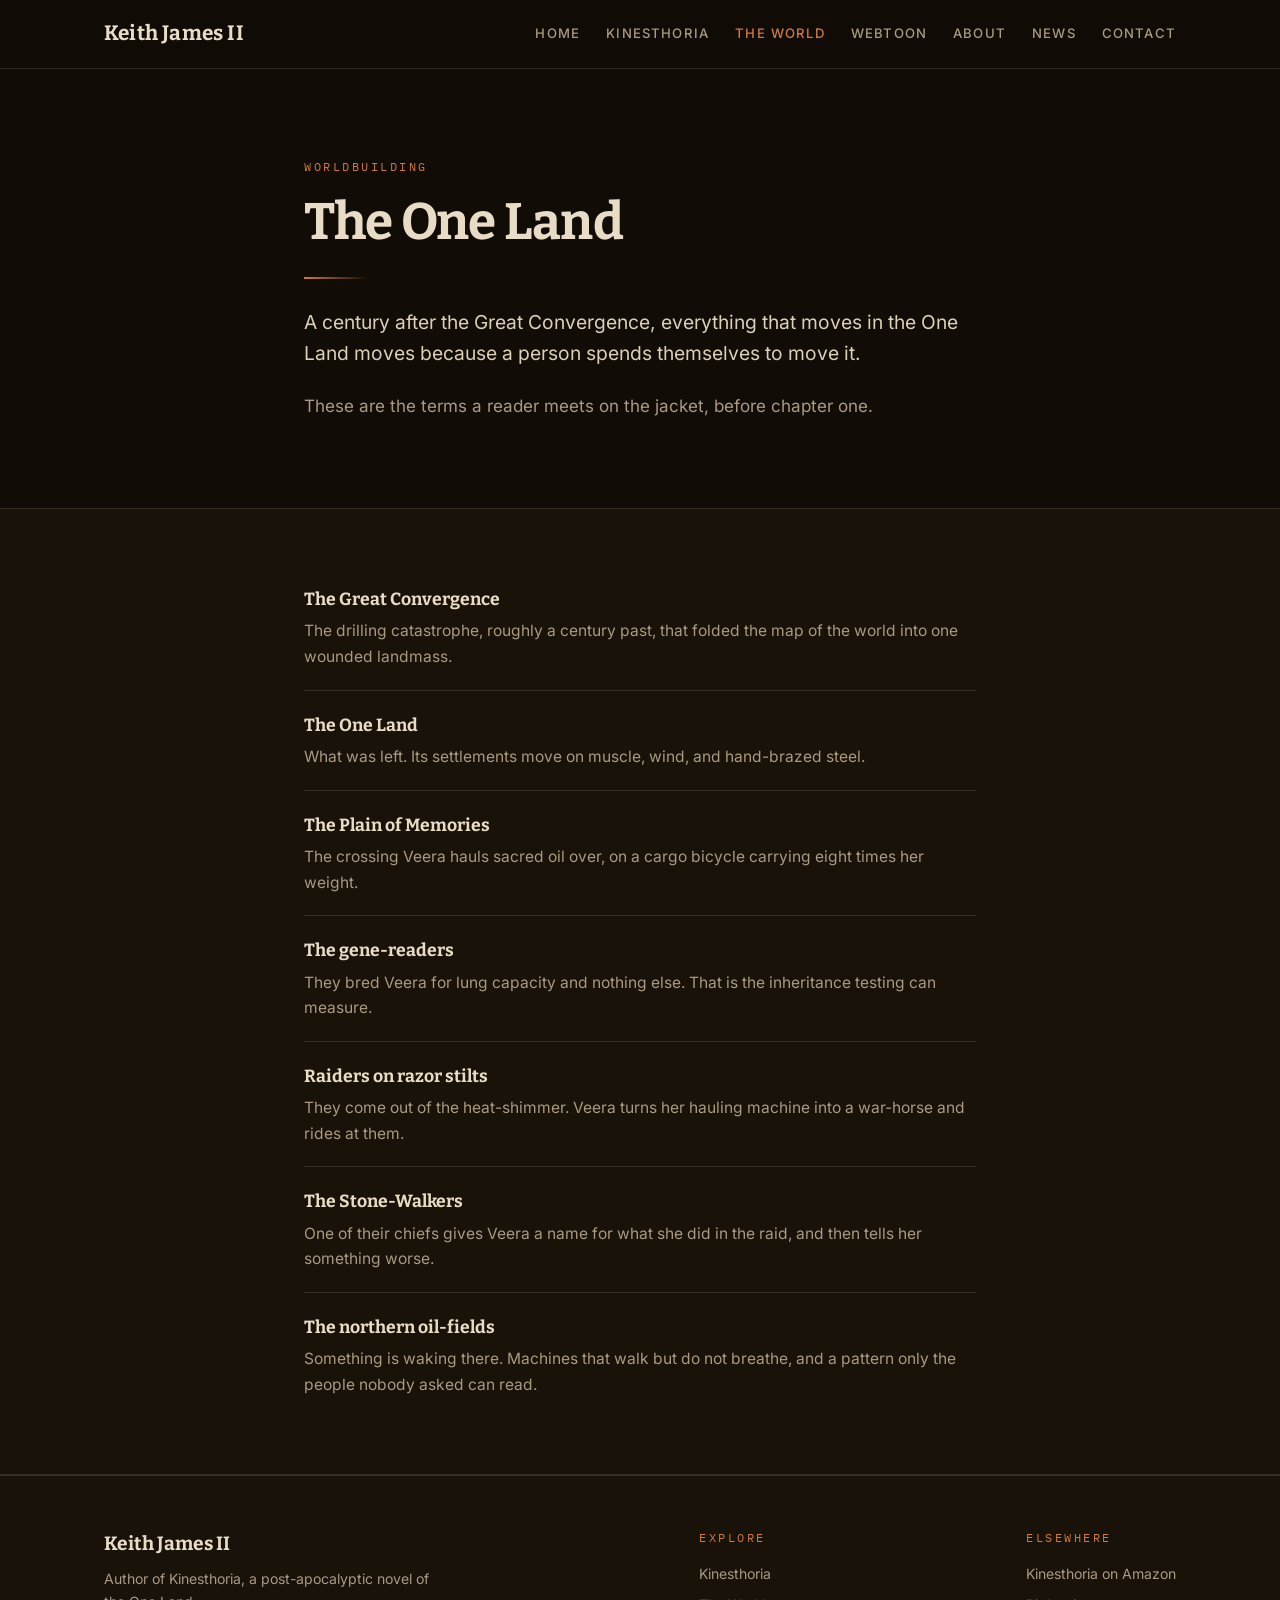
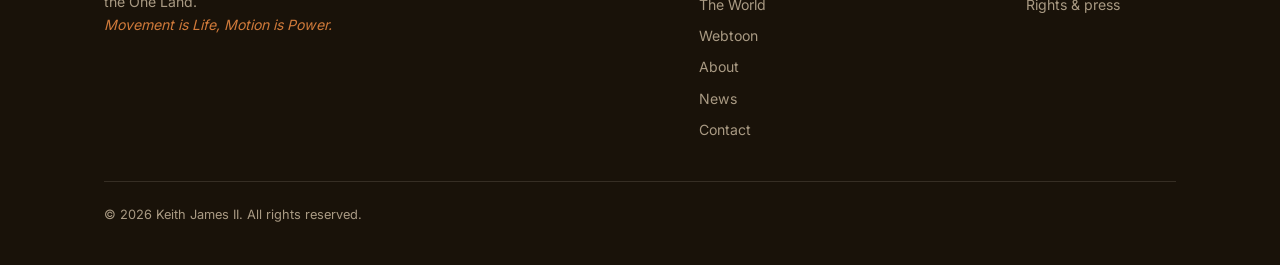
<file: world/index.html>
<!DOCTYPE html>
<html lang="en">
<head>
<meta charset="utf-8">
<meta name="viewport" content="width=device-width, initial-scale=1">
<title>The One Land &mdash; The world of Kinesthoria</title>
<meta name="description" content="The Great Convergence, the Plain of Memories, the gene-readers, and the machines waking in the northern oil-fields.">
<meta property="og:title" content="The One Land &mdash; The world of Kinesthoria">
<meta property="og:description" content="The Great Convergence, the Plain of Memories, the gene-readers, and the machines waking in the northern oil-fields.">
<meta property="og:type" content="article">
<meta name="twitter:card" content="summary_large_image">
<link rel="icon" href="data:image/svg+xml,%3Csvg xmlns='http://www.w3.org/2000/svg' viewBox='0 0 32 32'%3E%3Crect width='32' height='32' fill='%2314161c'/%3E%3Cg fill='none' stroke='%23c8963e' stroke-width='1.6'%3E%3Ccircle cx='16' cy='16' r='11'/%3E%3Ccircle cx='16' cy='16' r='3'/%3E%3Cpath d='M16 5v22M5 16h22M8.2 8.2l15.6 15.6M23.8 8.2L8.2 23.8'/%3E%3C/g%3E%3C/svg%3E">
<link rel="stylesheet" href="../assets/css/main.css">
<link rel="preload" as="font" type="font/woff2" crossorigin href="../assets/fonts/alfa-slab-one-latin-400-normal.woff2">
<link rel="preload" as="font" type="font/woff2" crossorigin href="../assets/fonts/inter-latin-400-normal.woff2">
</head>
<body>
<a class="skip" href="#main">Skip to content</a>

<header class="site-header">
  <div class="wrap">
    <a class="brand" href="../">Keith James II</a>
    <button class="nav-toggle" aria-expanded="false" aria-controls="nav" aria-label="Menu">&#9776;</button>
    <nav class="nav" id="nav"><a href="../">Home</a><a href="../kinesthoria/">Kinesthoria</a><a href="../world/" aria-current="page">The World</a><a href="../webtoon/">Webtoon</a><a href="../about/">About</a><a href="../news/">News</a><a href="../contact/">Contact</a></nav>
  </div>
</header>

<main id="main">

<section class="section">
  <div class="wrap wrap--narrow">
    <p class="eyebrow">Worldbuilding</p>
    <h1 style="font-size:clamp(2.1rem,5vw,3.2rem)">The One Land</h1>
    <hr class="rule-brass">
    <p class="lede">A century after the Great Convergence, everything that moves in the One Land
      moves because a person spends themselves to move it.</p>
    <p class="dim">These are the terms a reader meets on the jacket, before chapter one.</p>
    <!-- EDIT-ME: expand any entry, and add the ones that only make sense after chapter one. -->
  </div>
</section>

<section class="section section--tight section--alt">
  <div class="wrap wrap--narrow">
    <ul class="termlist">
      <li>
        <p class="term">The Great Convergence</p>
        <p>The drilling catastrophe, roughly a century past, that folded the map of the world into
          one wounded landmass.</p>
      </li>
      <li>
        <p class="term">The One Land</p>
        <p>What was left. Its settlements move on muscle, wind, and hand-brazed steel.</p>
      </li>
      <li>
        <p class="term">The Plain of Memories</p>
        <p>The crossing Veera hauls sacred oil over, on a cargo bicycle carrying eight times
          her weight.</p>
      </li>
      <li>
        <p class="term">The gene-readers</p>
        <p>They bred Veera for lung capacity and nothing else. That is the inheritance testing
          can measure.</p>
      </li>
      <li>
        <p class="term">Raiders on razor stilts</p>
        <p>They come out of the heat-shimmer. Veera turns her hauling machine into a war-horse
          and rides at them.</p>
      </li>
      <li>
        <p class="term">The Stone-Walkers</p>
        <p>One of their chiefs gives Veera a name for what she did in the raid, and then tells her
          something worse.</p>
      </li>
      <li>
        <p class="term">The northern oil-fields</p>
        <p>Something is waking there. Machines that walk but do not breathe, and a pattern only
          the people nobody asked can read.</p>
      </li>
      <!-- EDIT-ME: add regions, guilds, machines, and the handful of invented words a reader
           will want defined. -->
    </ul>
  </div>
</section>

</main>

<footer class="site-footer">
  <div class="wrap">
    <div class="cols">
      <div style="max-width:340px">
        <p style="font-family:var(--serif);font-weight:700;font-size:1.2rem;color:var(--bone);margin-bottom:.4em">Keith James II</p>
        <p>Author of Kinesthoria, a post-apocalyptic novel of the One Land.<br><em style="color:var(--brass)">Movement is Life, Motion is Power.</em></p>
      </div>
      <div>
        <p class="eyebrow" style="margin-bottom:.7rem">Explore</p>
        <ul class="footer-nav"><li><a href="../kinesthoria/">Kinesthoria</a></li><li><a href="../world/">The World</a></li><li><a href="../webtoon/">Webtoon</a></li><li><a href="../about/">About</a></li><li><a href="../news/">News</a></li><li><a href="../contact/">Contact</a></li></ul>
      </div>
      <div>
        <p class="eyebrow" style="margin-bottom:.7rem">Elsewhere</p>
        <ul class="footer-nav">
          <li><a href="https://www.amazon.com/dp/B0HHY83GPY">Kinesthoria on Amazon</a></li>
          <li><a href="../contact/">Rights &amp; press</a></li>
        </ul>
      </div>
    </div>
    <p class="fine">&copy; 2026 Keith James II. All rights reserved.</p>
  </div>
</footer>

<script>
(function () {
  var b = document.querySelector('.nav-toggle'), n = document.getElementById('nav');
  if (!b || !n) return;
  b.addEventListener('click', function () {
    var open = n.classList.toggle('is-open');
    b.setAttribute('aria-expanded', open ? 'true' : 'false');
  });
})();
</script>
</body>
</html>
</file>
<file: assets/css/main.css>
/* ==========================================================================
   Self-hosted fonts (woff2, latin subset). Served from this repo -- no
   third-party request, so nothing breaks if a reader's network blocks it.
   Files live in ../fonts/ relative to this stylesheet.
   ========================================================================== */

@font-face { font-family:"Alfa Slab One"; font-style:normal; font-weight:400; font-display:swap;
  src:url("../fonts/alfa-slab-one-latin-400-normal.woff2") format("woff2"); }
@font-face { font-family:"Bitter"; font-style:normal; font-weight:400; font-display:swap;
  src:url("../fonts/bitter-latin-400-normal.woff2") format("woff2"); }
@font-face { font-family:"Bitter"; font-style:normal; font-weight:700; font-display:swap;
  src:url("../fonts/bitter-latin-700-normal.woff2") format("woff2"); }
@font-face { font-family:"Bitter"; font-style:italic; font-weight:400; font-display:swap;
  src:url("../fonts/bitter-latin-400-italic.woff2") format("woff2"); }
@font-face { font-family:"Inter"; font-style:normal; font-weight:400; font-display:swap;
  src:url("../fonts/inter-latin-400-normal.woff2") format("woff2"); }
@font-face { font-family:"Inter"; font-style:normal; font-weight:500; font-display:swap;
  src:url("../fonts/inter-latin-500-normal.woff2") format("woff2"); }
@font-face { font-family:"Inter"; font-style:normal; font-weight:600; font-display:swap;
  src:url("../fonts/inter-latin-600-normal.woff2") format("woff2"); }
@font-face { font-family:"IBM Plex Mono"; font-style:normal; font-weight:400; font-display:swap;
  src:url("../fonts/ibm-plex-mono-latin-400-normal.woff2") format("woff2"); }

/* ==========================================================================
   James K. Martin II — author site
   Palette and type set for Kinesthoria: weathered brass, road dust, deep ink.
   ========================================================================== */

:root {
  --ink:        #110c06;   /* cover background */
  --ink-2:      #191209;
  --ink-3:      #241a0f;
  --bone:       #e8dcc6;   /* cover body cream */
  --bone-dim:   #a99a83;
  --brass:      #d07a3a;   /* cover headline orange */
  --brass-lo:   #a95e29;
  --rust:       #a5482c;
  --sage:       #a9bf92;   /* the rule under the title */
  --rule:       rgba(232, 220, 198, 0.14);

  --sans: "Inter", -apple-system, BlinkMacSystemFont, "Segoe UI", Roboto, Helvetica, Arial, sans-serif;
  --serif: "Bitter", "Iowan Old Style", Georgia, serif;
  --display: "Alfa Slab One", "Bitter", Georgia, serif;
  --mono: "IBM Plex Mono", ui-monospace, SFMono-Regular, Menlo, monospace;

  --wrap: 1120px;
  --wrap-narrow: 720px;
}

*, *::before, *::after { box-sizing: border-box; }

html { scroll-behavior: smooth; -webkit-text-size-adjust: 100%; }

body {
  margin: 0;
  background: var(--ink);
  color: var(--bone);
  font-family: var(--sans);
  font-size: 17px;
  line-height: 1.65;
  -webkit-font-smoothing: antialiased;
}

img { max-width: 100%; display: block; }

a { color: var(--brass); text-decoration: none; }
a:hover { color: #e39456; text-decoration: underline; text-underline-offset: 3px; }

/* --- layout helpers ------------------------------------------------------ */

.wrap { width: 100%; max-width: var(--wrap); margin: 0 auto; padding: 0 24px; }
.wrap--narrow { max-width: var(--wrap-narrow); }
.section { padding: 88px 0; }
.section--tight { padding: 56px 0; }
.section--alt { background: var(--ink-2); border-top: 1px solid var(--rule); border-bottom: 1px solid var(--rule); }

/* --- type ---------------------------------------------------------------- */

h1, h2, h3, h4 { font-family: var(--serif); font-weight: 700; line-height: 1.12; margin: 0 0 0.5em; }
h1 { font-size: clamp(2.6rem, 7vw, 4.6rem); letter-spacing: -0.015em; }
h2 { font-size: clamp(1.9rem, 4.2vw, 2.9rem); }
h3 { font-size: 1.35rem; }
p  { margin: 0 0 1.15em; }
p:last-child { margin-bottom: 0; }

.eyebrow {
  font-family: var(--mono);
  font-size: 0.72rem;
  letter-spacing: 0.22em;
  text-transform: uppercase;
  color: var(--brass);
  margin: 0 0 1.1rem;
}

.lede { font-size: 1.2rem; color: #dcd0b9; }
.dim  { color: var(--bone-dim); }

.rule-brass {
  width: 64px; height: 2px; border: 0; margin: 0 0 28px;
  background: linear-gradient(90deg, var(--brass), transparent);
}

/* --- buttons ------------------------------------------------------------- */

.btn {
  display: inline-block;
  padding: 13px 26px;
  font-family: var(--sans);
  font-size: 0.92rem;
  font-weight: 600;
  letter-spacing: 0.04em;
  border-radius: 2px;
  border: 1px solid var(--brass);
  transition: background .18s ease, color .18s ease, transform .18s ease;
}
.btn:hover { text-decoration: none; transform: translateY(-1px); }
.btn--solid { background: var(--brass); color: var(--ink); }
.btn--solid:hover { background: #e39456; color: var(--ink); }
.btn--ghost { background: transparent; color: var(--brass); }
.btn--ghost:hover { background: rgba(208, 122, 58, 0.14); color: #e39456; }
.btn-row { display: flex; flex-wrap: wrap; gap: 14px; margin-top: 28px; }

/* --- site header --------------------------------------------------------- */

.site-header {
  position: sticky; top: 0; z-index: 50;
  background: rgba(17, 12, 6, 0.93);
  backdrop-filter: blur(10px);
  border-bottom: 1px solid var(--rule);
}
.site-header .wrap {
  display: flex; align-items: center; justify-content: space-between;
  min-height: 68px; gap: 20px;
}
.brand {
  font-family: var(--serif); font-size: 1.3rem; font-weight: 600;
  color: var(--bone); letter-spacing: 0.01em; white-space: nowrap;
}
.brand:hover { color: var(--brass); text-decoration: none; }

.nav { display: flex; gap: 26px; align-items: center; }
.nav a {
  font-size: 0.82rem; font-weight: 500; letter-spacing: 0.09em;
  text-transform: uppercase; color: var(--bone-dim);
}
.nav a:hover, .nav a[aria-current="page"] { color: var(--brass); text-decoration: none; }

.nav-toggle {
  display: none; background: none; border: 1px solid var(--rule);
  color: var(--bone); padding: 7px 11px; border-radius: 2px; cursor: pointer;
  font-size: 1rem; line-height: 1;
}

@media (max-width: 800px) {
  .nav-toggle { display: block; }
  .nav {
    display: none; position: absolute; top: 100%; left: 0; right: 0;
    flex-direction: column; align-items: flex-start; gap: 0;
    background: var(--ink-2); border-bottom: 1px solid var(--rule);
    padding: 8px 24px 18px;
  }
  .nav.is-open { display: flex; }
  .nav a { padding: 11px 0; width: 100%; border-bottom: 1px solid var(--rule); }
  .nav a:last-child { border-bottom: 0; }
}

/* --- hero ---------------------------------------------------------------- */

.hero {
  position: relative; overflow: hidden;
  background:
    radial-gradient(1000px 520px at 78% 12%, rgba(208,122,58,0.17), transparent 62%),
    radial-gradient(760px 460px at 12% 88%, rgba(154,173,134,0.09), transparent 60%),
    var(--ink);
  border-bottom: 1px solid var(--rule);
}
.hero__spokes {
  position: absolute; right: -13%; top: 50%; transform: translateY(-50%);
  width: min(780px, 78vw); opacity: 0.16; pointer-events: none;
  animation: turn 190s linear infinite;
}
@keyframes turn { to { transform: translateY(-50%) rotate(360deg); } }
@media (prefers-reduced-motion: reduce) { .hero__spokes { animation: none; } }

.hero__inner { position: relative; z-index: 1; padding: 116px 0 104px; max-width: 720px; }
.hero h1 { margin-bottom: 0.3em; }
.hero__sub {
  font-family: var(--serif); font-size: clamp(1.2rem, 2.6vw, 1.65rem);
  font-style: italic; color: var(--bone-dim); margin-bottom: 1.5rem;
}

/* --- book layout --------------------------------------------------------- */

.book { display: grid; grid-template-columns: minmax(240px, 340px) 1fr; gap: 56px; align-items: start; }
@media (max-width: 860px) { .book { grid-template-columns: 1fr; gap: 36px; } }

.cover {
  position: relative; border-radius: 3px; overflow: hidden;
  box-shadow: 0 26px 56px rgba(0,0,0,0.6), 0 0 0 1px var(--rule);
  background: var(--ink-3);
}
.cover img { width: 100%; height: auto; }

.meta { list-style: none; margin: 30px 0 0; padding: 22px 0 0; border-top: 1px solid var(--rule); }
.meta li { display: flex; justify-content: space-between; gap: 18px; padding: 7px 0; font-size: 0.9rem; }
.meta span:first-child { color: var(--bone-dim); font-family: var(--mono); font-size: 0.74rem; letter-spacing: 0.13em; text-transform: uppercase; }

/* --- cards --------------------------------------------------------------- */

.grid { display: grid; gap: 26px; }
.grid--2 { grid-template-columns: repeat(auto-fit, minmax(300px, 1fr)); }
.grid--3 { grid-template-columns: repeat(auto-fit, minmax(260px, 1fr)); }

.card {
  background: var(--ink-2); border: 1px solid var(--rule);
  border-radius: 3px; padding: 30px;
  transition: border-color .2s ease, transform .2s ease;
}
.card:hover { border-color: rgba(208,122,58,0.45); transform: translateY(-2px); }
.card h3 { margin-bottom: 0.45em; }
.card p { font-size: 0.96rem; color: var(--bone-dim); }

.card--link { display: block; color: inherit; }
.card--link:hover { text-decoration: none; }

/* --- pull quote ---------------------------------------------------------- */

.pullquote {
  border-left: 3px solid var(--brass);
  padding: 6px 0 6px 28px; margin: 0;
  font-family: var(--serif); font-size: clamp(1.3rem, 3vw, 1.8rem);
  font-style: italic; line-height: 1.4; color: #ded7c9;
}
.pullquote cite { display: block; margin-top: 14px; font-family: var(--mono); font-size: 0.72rem; font-style: normal; letter-spacing: 0.16em; text-transform: uppercase; color: var(--bone-dim); }

/* --- news / timeline ----------------------------------------------------- */

.entries { list-style: none; margin: 0; padding: 0; }
.entries > li { padding: 26px 0; border-bottom: 1px solid var(--rule); display: grid; grid-template-columns: 130px 1fr; gap: 26px; }
.entries > li:first-child { padding-top: 0; }
.entries time { font-family: var(--mono); font-size: 0.74rem; letter-spacing: 0.12em; text-transform: uppercase; color: var(--brass); padding-top: 5px; }
.entries h3 { font-size: 1.15rem; margin-bottom: 0.3em; }
.entries p { font-size: 0.95rem; color: var(--bone-dim); }
@media (max-width: 640px) { .entries > li { grid-template-columns: 1fr; gap: 8px; } }

/* --- gallery ------------------------------------------------------------- */

.gallery { display: grid; grid-template-columns: repeat(auto-fill, minmax(230px, 1fr)); gap: 16px; }
.tile {
  aspect-ratio: 3 / 4; border: 1px solid var(--rule); border-radius: 3px;
  background: linear-gradient(150deg, var(--ink-3), var(--ink));
  display: grid; place-content: center; text-align: center; padding: 18px;
  color: var(--bone-dim); font-family: var(--mono); font-size: 0.7rem;
  letter-spacing: 0.13em; text-transform: uppercase;
}

/* --- forms --------------------------------------------------------------- */

.field-row { display: flex; gap: 12px; flex-wrap: wrap; margin-top: 24px; }
input[type="email"], input[type="text"], textarea {
  flex: 1 1 260px; min-width: 0;
  background: var(--ink); border: 1px solid var(--rule); color: var(--bone);
  padding: 13px 15px; border-radius: 2px; font-family: var(--sans); font-size: 0.95rem;
}
textarea { flex-basis: 100%; min-height: 150px; resize: vertical; }
input:focus, textarea:focus { outline: none; border-color: var(--brass); }
::placeholder { color: #6d675c; }

/* --- footer -------------------------------------------------------------- */

.site-footer {
  background: var(--ink-2); border-top: 1px solid var(--rule);
  padding: 52px 0 40px; font-size: 0.88rem; color: var(--bone-dim);
}
.site-footer .cols { display: flex; flex-wrap: wrap; gap: 40px; justify-content: space-between; }
.site-footer a { color: var(--bone-dim); }
.site-footer a:hover { color: var(--brass); }
.site-footer .fine { margin-top: 36px; padding-top: 22px; border-top: 1px solid var(--rule); font-size: 0.8rem; }
.footer-nav { list-style: none; margin: 0; padding: 0; }
.footer-nav li { padding: 4px 0; }

/* --- accessibility ------------------------------------------------------- */

.skip {
  position: absolute; left: -9999px; top: 0;
  background: var(--brass); color: var(--ink); padding: 10px 16px; z-index: 100;
}
.skip:focus { left: 12px; top: 12px; }

.visually-hidden {
  position: absolute; width: 1px; height: 1px; overflow: hidden;
  clip: rect(0 0 0 0); white-space: nowrap;
}

/* --- mobile refinements -------------------------------------------------- */
@media (max-width: 860px) {
  .cover { max-width: 280px; }
  .section { padding: 64px 0; }
  .hero__inner { padding: 84px 0 76px; }
}


/* --- cover-derived lockup ------------------------------------------------ */

.lockup { margin: 0 0 1.4rem; }
.lockup__title {
  font-family: var(--display); font-weight: 400;
  font-size: clamp(2.5rem, 8.5vw, 5.6rem); line-height: 1;
  letter-spacing: 0.005em; color: var(--brass);
  margin: 0; text-transform: uppercase;
}
.lockup__rule { width: 190px; max-width: 60%; height: 3px; border: 0; background: var(--sage); margin: 18px 0 20px; }
.lockup__sub {
  font-family: var(--serif); font-weight: 700;
  font-size: clamp(1.5rem, 4.2vw, 2.7rem); line-height: 1.1;
  color: var(--bone); margin: 0 0 14px;
}
.lockup__series { color: var(--sage); font-size: 1rem; margin: 0 0 4px; }
.lockup__motto { color: var(--brass); font-style: italic; font-size: 0.98rem; margin: 0; }

.jacket p { font-size: 1.05rem; }
.jacket .close {
  font-style: italic; color: var(--brass);
  border-top: 1px solid var(--rule); padding-top: 1.15em; margin-top: 1.6em;
}

.hook {
  font-family: var(--serif); font-weight: 700;
  font-size: clamp(1.6rem, 4vw, 2.5rem); line-height: 1.15;
  color: var(--brass); margin: 0 0 1.1em;
}

.termlist { list-style: none; margin: 0; padding: 0; }
.termlist > li { padding: 20px 0; border-bottom: 1px solid var(--rule); }
.termlist > li:last-child { border-bottom: 0; }
.termlist dt, .termlist .term {
  font-family: var(--serif); font-weight: 700; font-size: 1.1rem;
  color: var(--bone); margin-bottom: 0.25em;
}
.termlist p { font-size: 0.97rem; color: var(--bone-dim); margin: 0; }

/* --- newsletter signup ---------------------------------------------------- */

.substack__alt {
  margin: 16px 0 0;
  font-size: 0.85rem;
  color: var(--bone-dim);
}


/* --- fellowship band ------------------------------------------------------ */

.fellow { display: grid; grid-template-columns: minmax(0, 1fr) minmax(200px, 268px); gap: 52px; align-items: start; }
@media (max-width: 860px) { .fellow { grid-template-columns: 1fr; gap: 36px; } .fellow .cover { max-width: 280px; } }
.fellow h2 { font-size: clamp(1.7rem, 3.4vw, 2.5rem); }
.fellow .eyebrow { font-feature-settings: "tnum"; }
.fellow__cite {
  font-style: italic; color: var(--bone-dim); font-size: 1.02rem;
  border-top: 1px solid var(--rule); padding-top: 1.15em; margin: 1.6em 0 0;
}
.fellow__cite span {
  display: block; margin-top: 14px; font-family: var(--mono); font-style: normal;
  font-size: 0.72rem; letter-spacing: 0.16em; text-transform: uppercase; color: var(--bone-dim);
}
</file>
